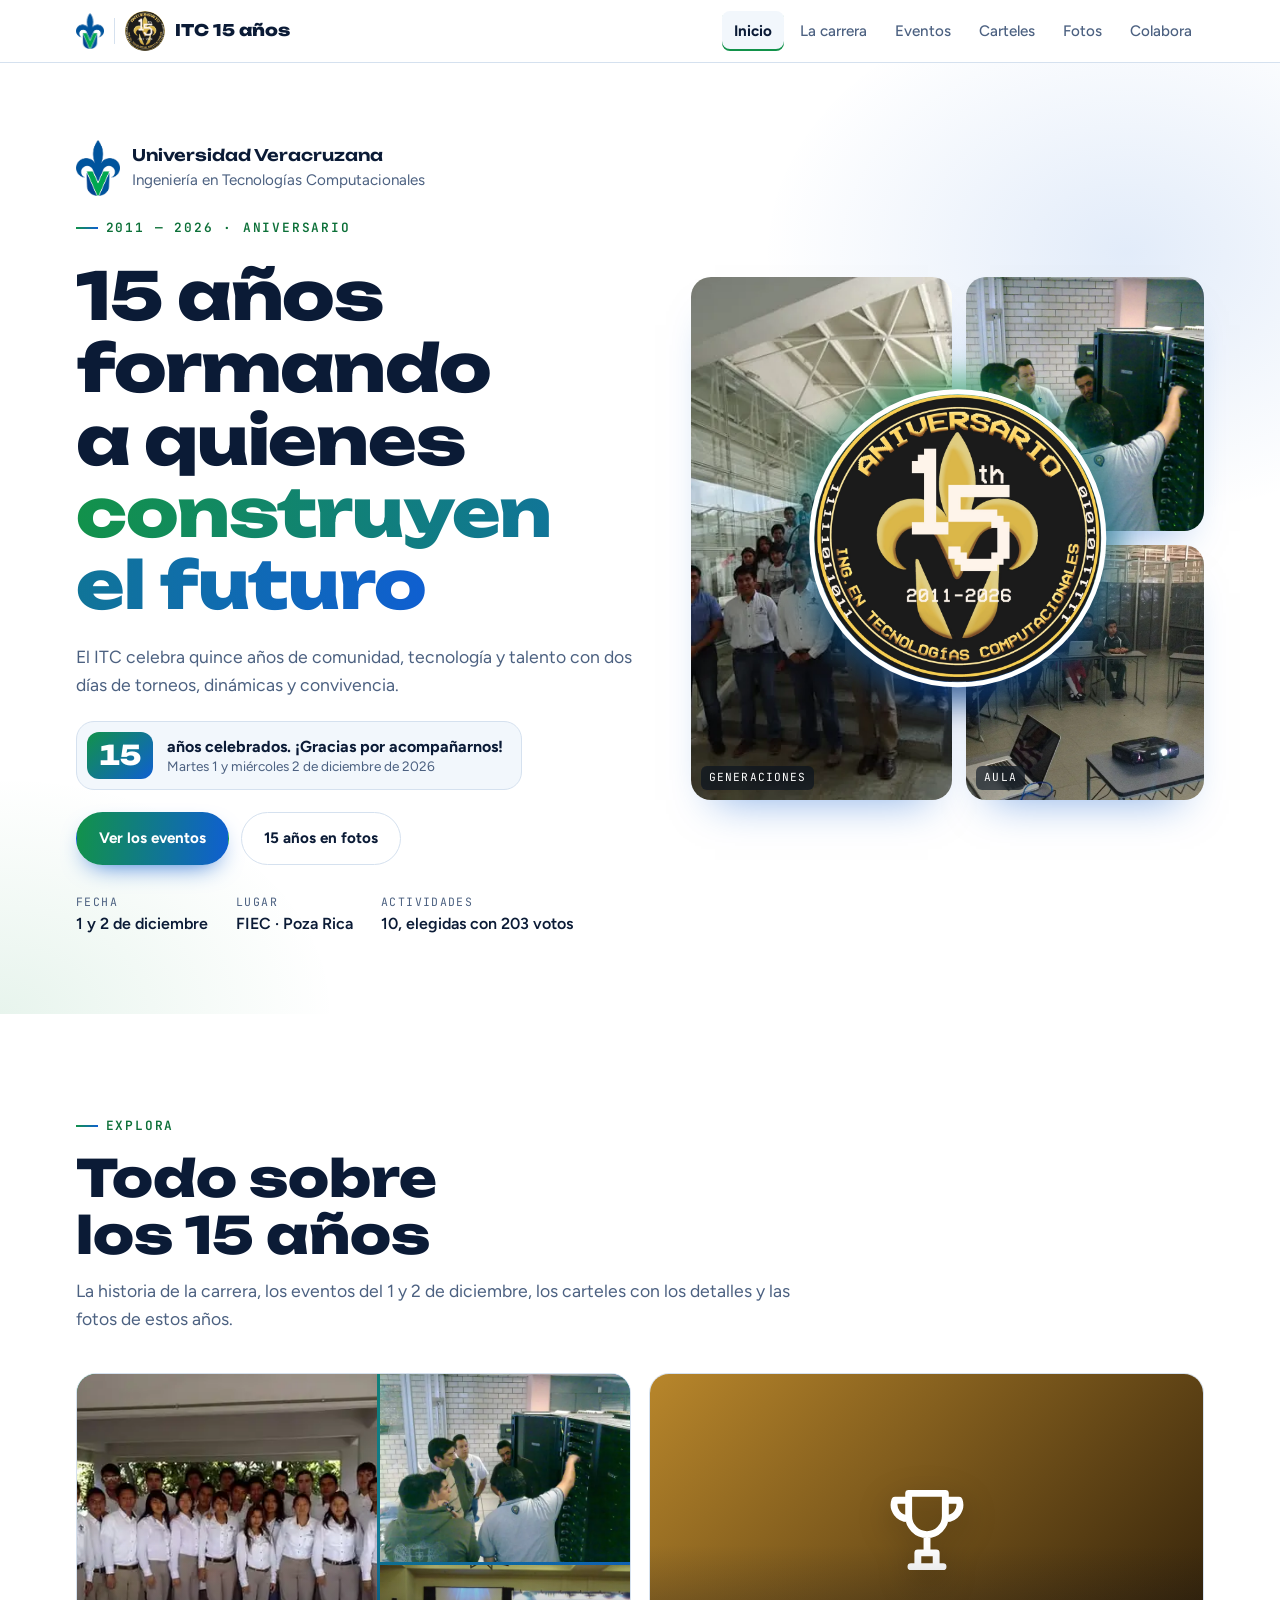
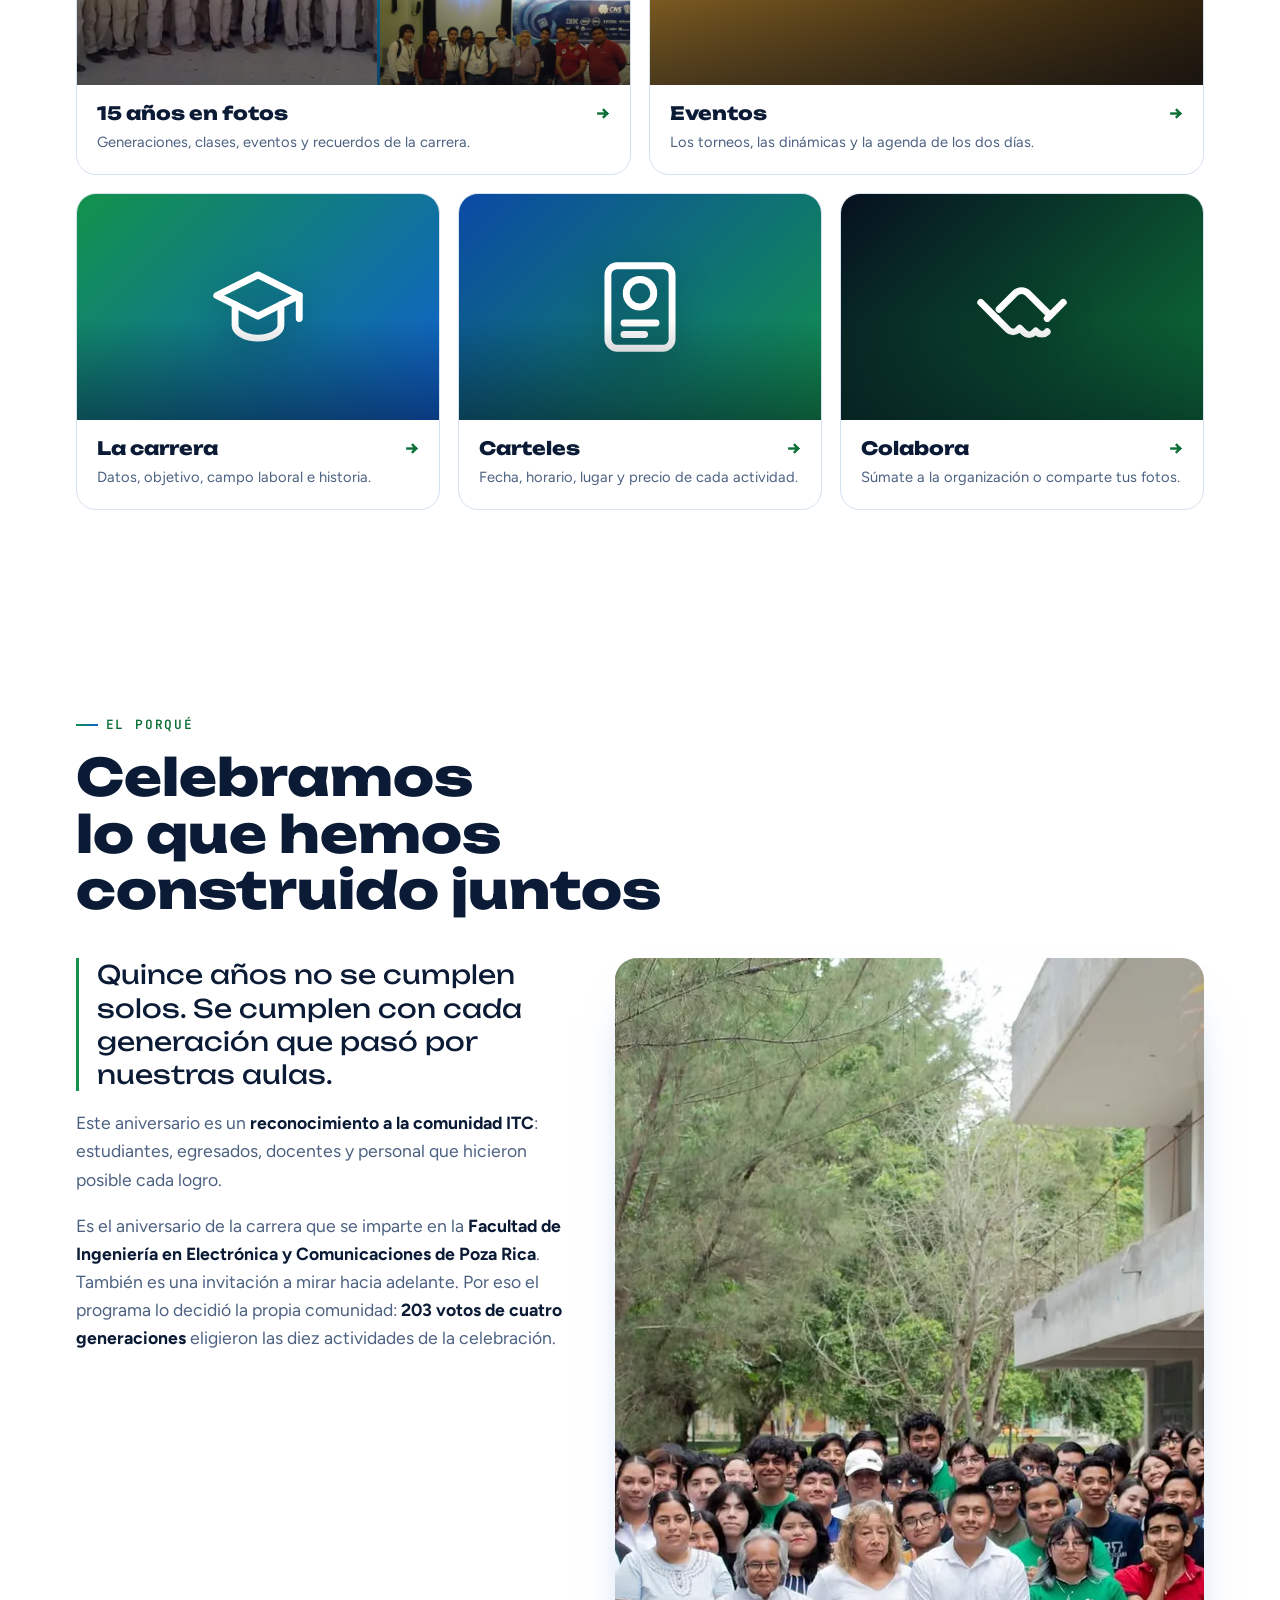
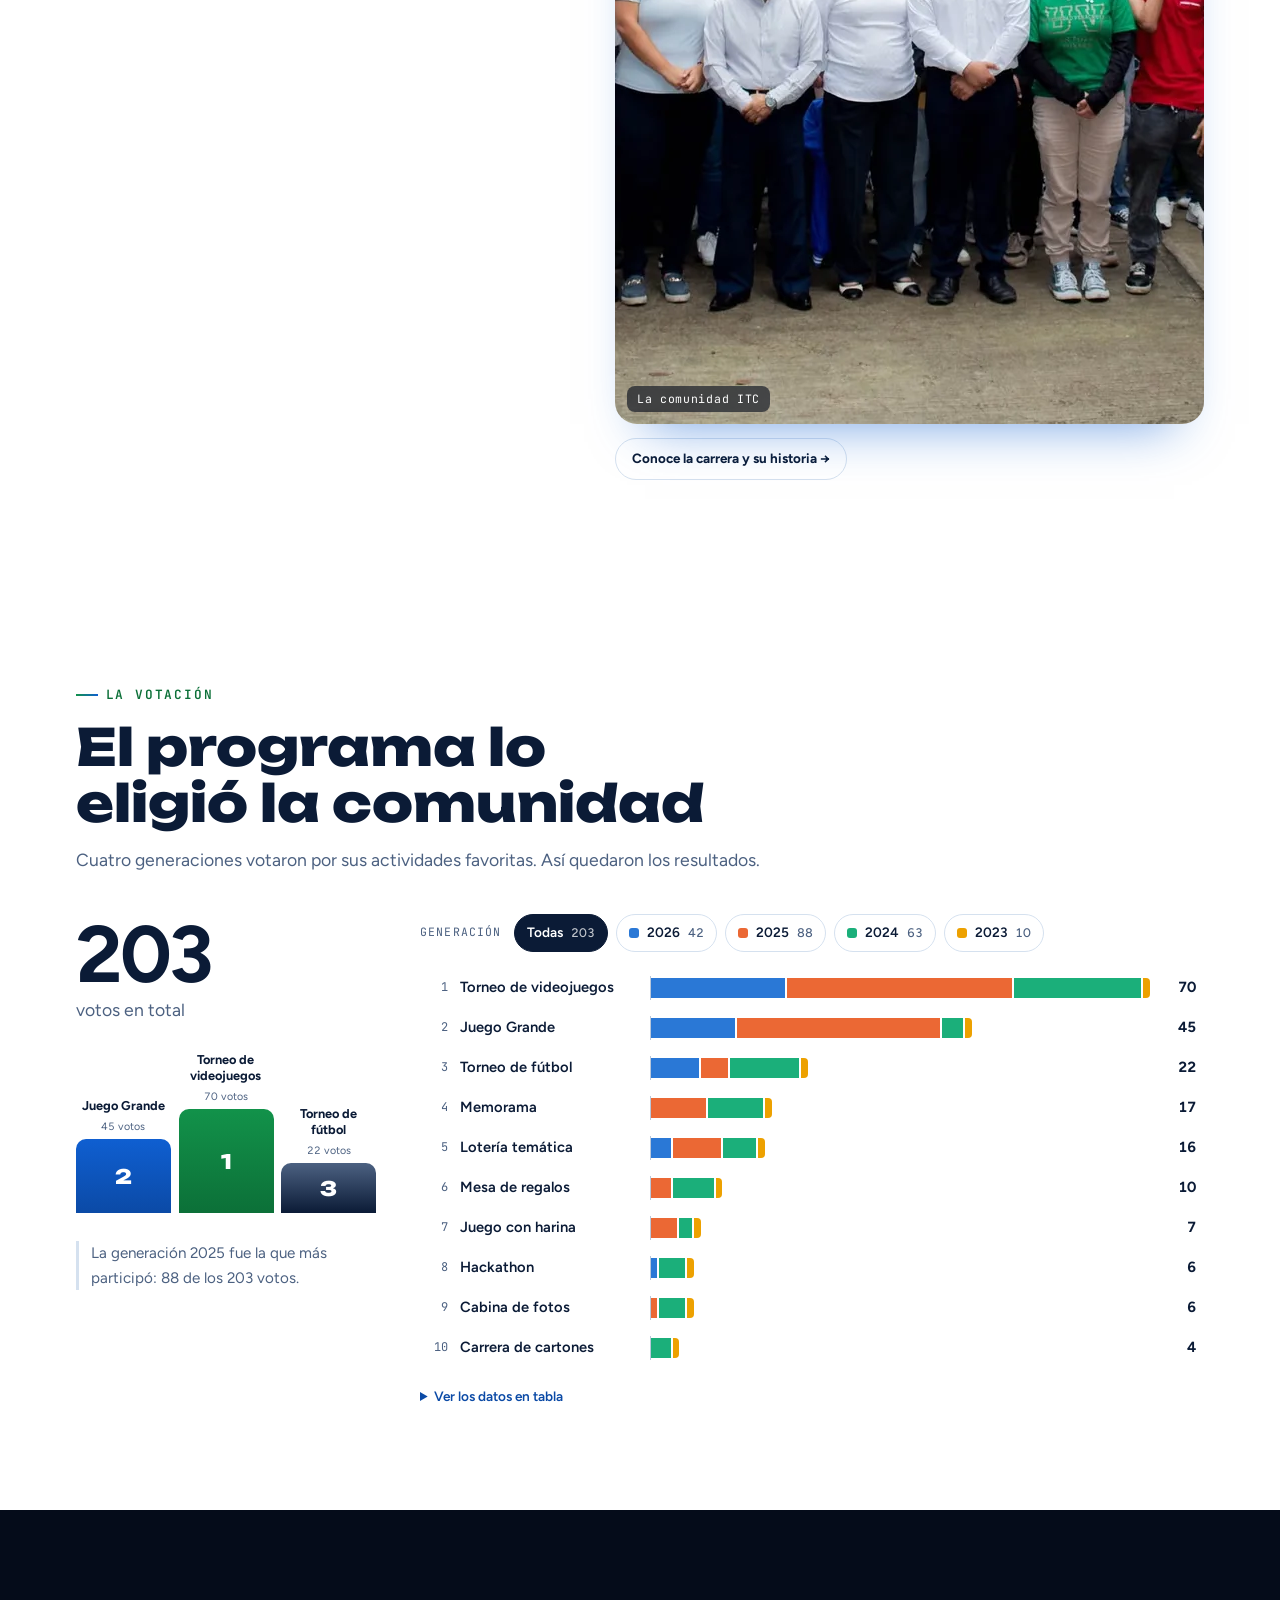
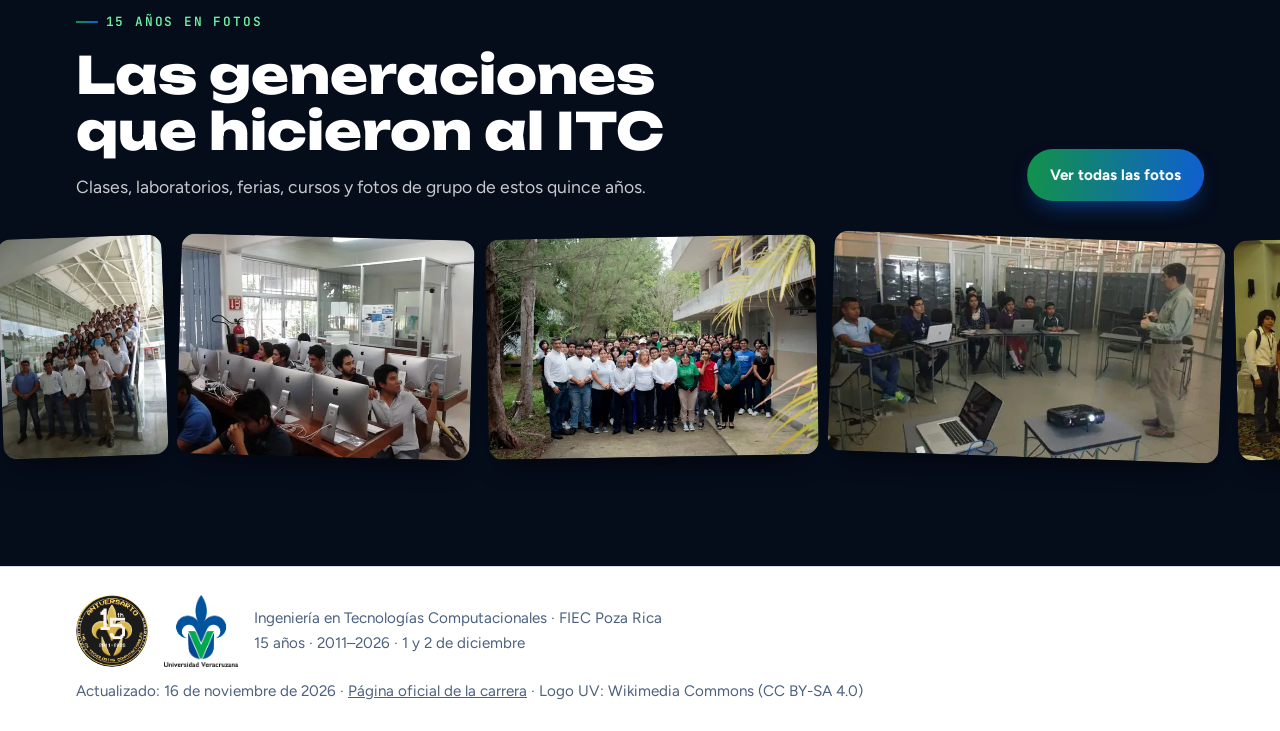
<file: index.html>
<!DOCTYPE html>
<html lang="es">
<head>
  <meta charset="utf-8">
  <meta name="viewport" content="width=device-width, initial-scale=1, viewport-fit=cover">
  <title>ITC 15 Años</title>
  <meta name="description" content="Celebración del 15 aniversario de Ingeniería en Tecnologías Computacionales, Universidad Veracruzana. 1 y 2 de diciembre de 2026.">
  <link rel="icon" href="media/logo-15.png">
  <link rel="preconnect" href="https://fonts.googleapis.com">
  <link rel="preconnect" href="https://fonts.gstatic.com" crossorigin>
  <link rel="stylesheet" href="https://fonts.googleapis.com/css2?family=Unbounded:wght@400;600;800&family=Figtree:wght@400;500;600;700&family=JetBrains+Mono:wght@400;600&family=Chakra+Petch:wght@500;700&display=swap">
  <link rel="stylesheet" href="css/styles.css">
  <link rel="stylesheet" href="css/secciones.css">
  <link rel="stylesheet" href="css/paginas.css">
</head>
<body>

<nav class="nav" aria-label="Principal">
  <div class="wrap">
    <a class="brand" href="index.html"><img class="brand-uv" src="media/logo-uv-emblema.png" alt="Universidad Veracruzana"><span class="brand-div"></span><img class="brand-15" src="media/logo-15.png" alt=""> <span class="brand-txt">ITC 15 años</span></a>
    <button class="nav-toggle" type="button" aria-expanded="false" aria-controls="navMenu"><span></span>Menú</button>
    <ul id="navMenu">
      <li><a href="index.html" aria-current="page">Inicio</a></li>
      <li><a href="carrera.html">La carrera</a></li>
      <li><a href="eventos.html">Eventos</a></li>
      <li><a href="carteles.html">Carteles</a></li>
      <li><a href="fotos.html">Fotos</a></li>
      <li><a href="contacto.html">Colabora</a></li>
    </ul>
  </div>
</nav>

<main>
<header class="hero" id="inicio">
  <div class="wrap">
    <div class="hero-copy">
      <div class="inst"><img src="media/logo-uv-emblema.png" alt="Universidad Veracruzana"><div><b>Universidad Veracruzana</b>Ingeniería en Tecnologías Computacionales</div></div>
      <span class="eyebrow">2011 — 2026 · Aniversario</span>
      <h1>15 años formando a quienes <span class="grad">construyen el futuro</span></h1>
      <p class="hero-lead">El ITC celebra quince años de comunidad, tecnología y talento con dos días de torneos, dinámicas y convivencia.</p>
      <div class="countdown" id="countdown">
        <b>1–2</b>
        <span><strong>de diciembre de 2026</strong><small>Martes 1 y miércoles 2 de diciembre de 2026</small></span>
      </div>
      <div class="cta-row">
        <a class="btn btn-primary" href="eventos.html">Ver los eventos</a>
        <a class="btn btn-ghost" href="fotos.html">15 años en fotos</a>
      </div>
      <dl class="meta">
        <div><dt>Fecha</dt><dd>1 y 2 de diciembre</dd></div>
        <div><dt>Lugar</dt><dd>FIEC · Poza Rica</dd></div>
        <div><dt>Actividades</dt><dd>10, elegidas con 203 votos</dd></div>
      </dl>
    </div>
    <div class="collage">
      <figure class="ph ph1"><img src="media/fotos/488977640.webp" width="443" height="590" alt="Una generación del ITC posa en las escaleras de la facultad"><figcaption>Generaciones</figcaption></figure>
      <figure class="ph ph2"><img src="media/fotos/905793532.webp" width="1600" height="1200" alt="Estudiantes frente al clúster de cómputo de alto rendimiento"><figcaption>Laboratorio</figcaption></figure>
      <figure class="ph ph3"><img src="media/fotos/490345314.webp" width="1600" height="900" alt="Curso en el laboratorio de cómputo"><figcaption>Aula</figcaption></figure>
      <div class="seal"><img src="media/logo-15.png" alt="Logo del 15 aniversario de Ingeniería en Tecnologías Computacionales, 2011–2026"></div>
    </div>
  </div>
</header>

<section class="band" id="explora">
  <div class="wrap">
    <div class="section-head">
      <span class="eyebrow">Explora</span>
      <h2>Todo sobre los 15 años</h2>
      <p>La historia de la carrera, los eventos del 1 y 2 de diciembre, los carteles con los detalles y las fotos de estos años.</p>
    </div>
    <div class="explore">
      <a class="xcard" href="fotos.html">
        <span class="xcard-art"><span class="mosaic"><img src="media/fotos/mini/903912444.webp" alt="" loading="lazy"><img src="media/fotos/mini/905793532.webp" alt="" loading="lazy"><img src="media/fotos/mini/499553951.webp" alt="" loading="lazy"></span></span>
        <span class="xcard-body"><b>15 años en fotos</b><span>Generaciones, clases, eventos y recuerdos de la carrera.</span></span>
      </a>
      <a class="xcard" href="eventos.html" style="--c1:#b8862b;--c2:#2b1c08">
        <span class="xcard-art"><svg viewBox="0 0 24 24" fill="none" stroke="currentColor" stroke-width="1.5" stroke-linecap="round" stroke-linejoin="round" aria-hidden="true"><path d="M8 4h8v5a4 4 0 0 1-8 0zM8 5.5H5a3 3 0 0 0 3 4M16 5.5h3a3 3 0 0 1-3 4M12 13v4M8.5 20h7M10 17h4v3h-4z"/></svg></span>
        <span class="xcard-body"><b>Eventos</b><span>Los torneos, las dinámicas y la agenda de los dos días.</span></span>
      </a>
      <a class="xcard" href="carrera.html">
        <span class="xcard-art"><svg viewBox="0 0 24 24" fill="none" stroke="currentColor" stroke-width="1.5" stroke-linecap="round" stroke-linejoin="round" aria-hidden="true"><path d="M3 9.5 12 5l9 4.5-9 4.5z"/><path d="M7 11.5V16c0 1.5 2.2 2.8 5 2.8s5-1.3 5-2.8v-4.5M21 9.5v5"/></svg></span>
        <span class="xcard-body"><b>La carrera</b><span>Datos, objetivo, campo laboral e historia.</span></span>
      </a>
      <a class="xcard" href="carteles.html" style="--c1:#0b4aa6;--c2:#12924a">
        <span class="xcard-art"><svg viewBox="0 0 24 24" fill="none" stroke="currentColor" stroke-width="1.5" stroke-linecap="round" stroke-linejoin="round" aria-hidden="true"><rect x="5" y="3" width="14" height="18" rx="2"/><path d="M8.5 15.5h7M8.5 18h4.5"/><circle cx="12" cy="9" r="3"/></svg></span>
        <span class="xcard-body"><b>Carteles</b><span>Fecha, horario, lugar y precio de cada actividad.</span></span>
      </a>
      <a class="xcard" href="contacto.html" style="--c1:#06101f;--c2:#0c7038">
        <span class="xcard-art"><svg viewBox="0 0 24 24" fill="none" stroke="currentColor" stroke-width="1.5" stroke-linecap="round" stroke-linejoin="round" aria-hidden="true"><path d="M7 12.5 10.5 9a2 2 0 0 1 2.8 0l4.7 4.7M3 11l3.5 3.5M21 11l-3.5 3.5"/><path d="M6.5 14.5 9 17a1.5 1.5 0 0 0 2.1 0l.4-.4M11.5 16.6l1 1a1.5 1.5 0 0 0 2.1 0l.4-.4M15 17.2l.3.3a1.5 1.5 0 0 0 2.1 0l.1-.1"/></svg></span>
        <span class="xcard-body"><b>Colabora</b><span>Súmate a la organización o comparte tus fotos.</span></span>
      </a>
    </div>
  </div>
</section>

<section class="band" id="motivo">
  <div class="wrap">
    <div class="section-head">
      <span class="eyebrow">El porqué</span>
      <h2>Celebramos lo que hemos construido juntos</h2>
    </div>
    <div class="why-grid">
      <div class="why-text">
        <p class="pullquote">Quince años no se cumplen solos. Se cumplen con cada generación que pasó por nuestras aulas.</p>
        <p>Este aniversario es un <strong>reconocimiento a la comunidad ITC</strong>: estudiantes, egresados, docentes y personal que hicieron posible cada logro.</p>
        <p>Es el aniversario de la carrera que se imparte en la <strong>Facultad de Ingeniería en Electrónica y Comunicaciones de Poza Rica</strong>. También es una invitación a mirar hacia adelante. Por eso el programa lo decidió la propia comunidad: <strong>203 votos de cuatro generaciones</strong> eligieron las diez actividades de la celebración.</p>
      </div>
      <div class="why-side" style="display:grid;gap:14px;justify-items:start">
        <figure class="why-photo"><img src="media/fotos/669852963.webp" width="1600" height="1066" loading="lazy" alt="La comunidad ITC reunida al aire libre para una foto de grupo"><figcaption>La comunidad ITC</figcaption></figure>
        <a class="btn btn-ghost btn-sm" href="carrera.html">Conoce la carrera y su historia →</a>
      </div>
    </div>
  </div>
</section>

<section class="band" id="votacion">
  <div class="wrap">
    <div class="section-head">
      <span class="eyebrow">La votación</span>
      <h2>El programa lo eligió la comunidad</h2>
      <p>Cuatro generaciones votaron por sus actividades favoritas. Así quedaron los resultados.</p>
    </div>
    <div class="votes" id="votes">
      <aside class="votes-side">
        <div class="vhero"><b id="voteTotal">203</b><span>votos en total</span></div>
        <ol class="podium" id="votePodium" aria-label="Las tres actividades más votadas"></ol>
        <p class="vnote" id="voteInsight"></p>
      </aside>
      <div class="votes-main">
        <div class="vfilter" id="voteFilter" role="group" aria-label="Filtrar los votos por generación"></div>
        <ol class="vchart" id="voteChart" aria-label="Votos por actividad, de mayor a menor"></ol>
        <div class="vtip" id="voteTip" hidden></div>
        <details class="vtable">
          <summary>Ver los datos en tabla</summary>
          <div class="vtable-scroll"><table id="voteTable"></table></div>
        </details>
      </div>
    </div>
  </div>
</section>

<section class="band strip-band" id="fotos-tira">
  <div class="wrap strip-head">
    <div class="section-head">
      <span class="eyebrow">15 años en fotos</span>
      <h2>Las generaciones que hicieron al ITC</h2>
      <p>Clases, laboratorios, ferias, cursos y fotos de grupo de estos quince años.</p>
    </div>
    <a class="btn btn-primary" href="fotos.html">Ver todas las fotos</a>
  </div>
  <div class="photo-strip" id="photoStrip"></div>
</section>
</main>

<footer>
  <div class="wrap" style="align-items:center">
    <div class="foot-brand"><img src="media/logo-15.png" alt="Logo del 15 aniversario ITC" style="border-radius:50%"><img src="media/logo-uv.png" alt="Universidad Veracruzana"><span>Ingeniería en Tecnologías Computacionales · FIEC Poza Rica<br>15 años · 2011–2026 · 1 y 2 de diciembre</span></div>
    <span><span data-actualizado>Actualizado: 16 de noviembre de 2026</span> · <a href="https://www.uv.mx/ofertaeducativa/ingenieria-en-tecnologias-computacionales/" target="_blank" rel="noopener">Página oficial de la carrera</a> · Logo UV: Wikimedia Commons (CC BY-SA 4.0)</span>
  </div>
</footer>

<script src="js/comun.js"></script>
<script src="js/votacion.js"></script>
<script src="js/fotos.js"></script>
</body>
</html>
</file>
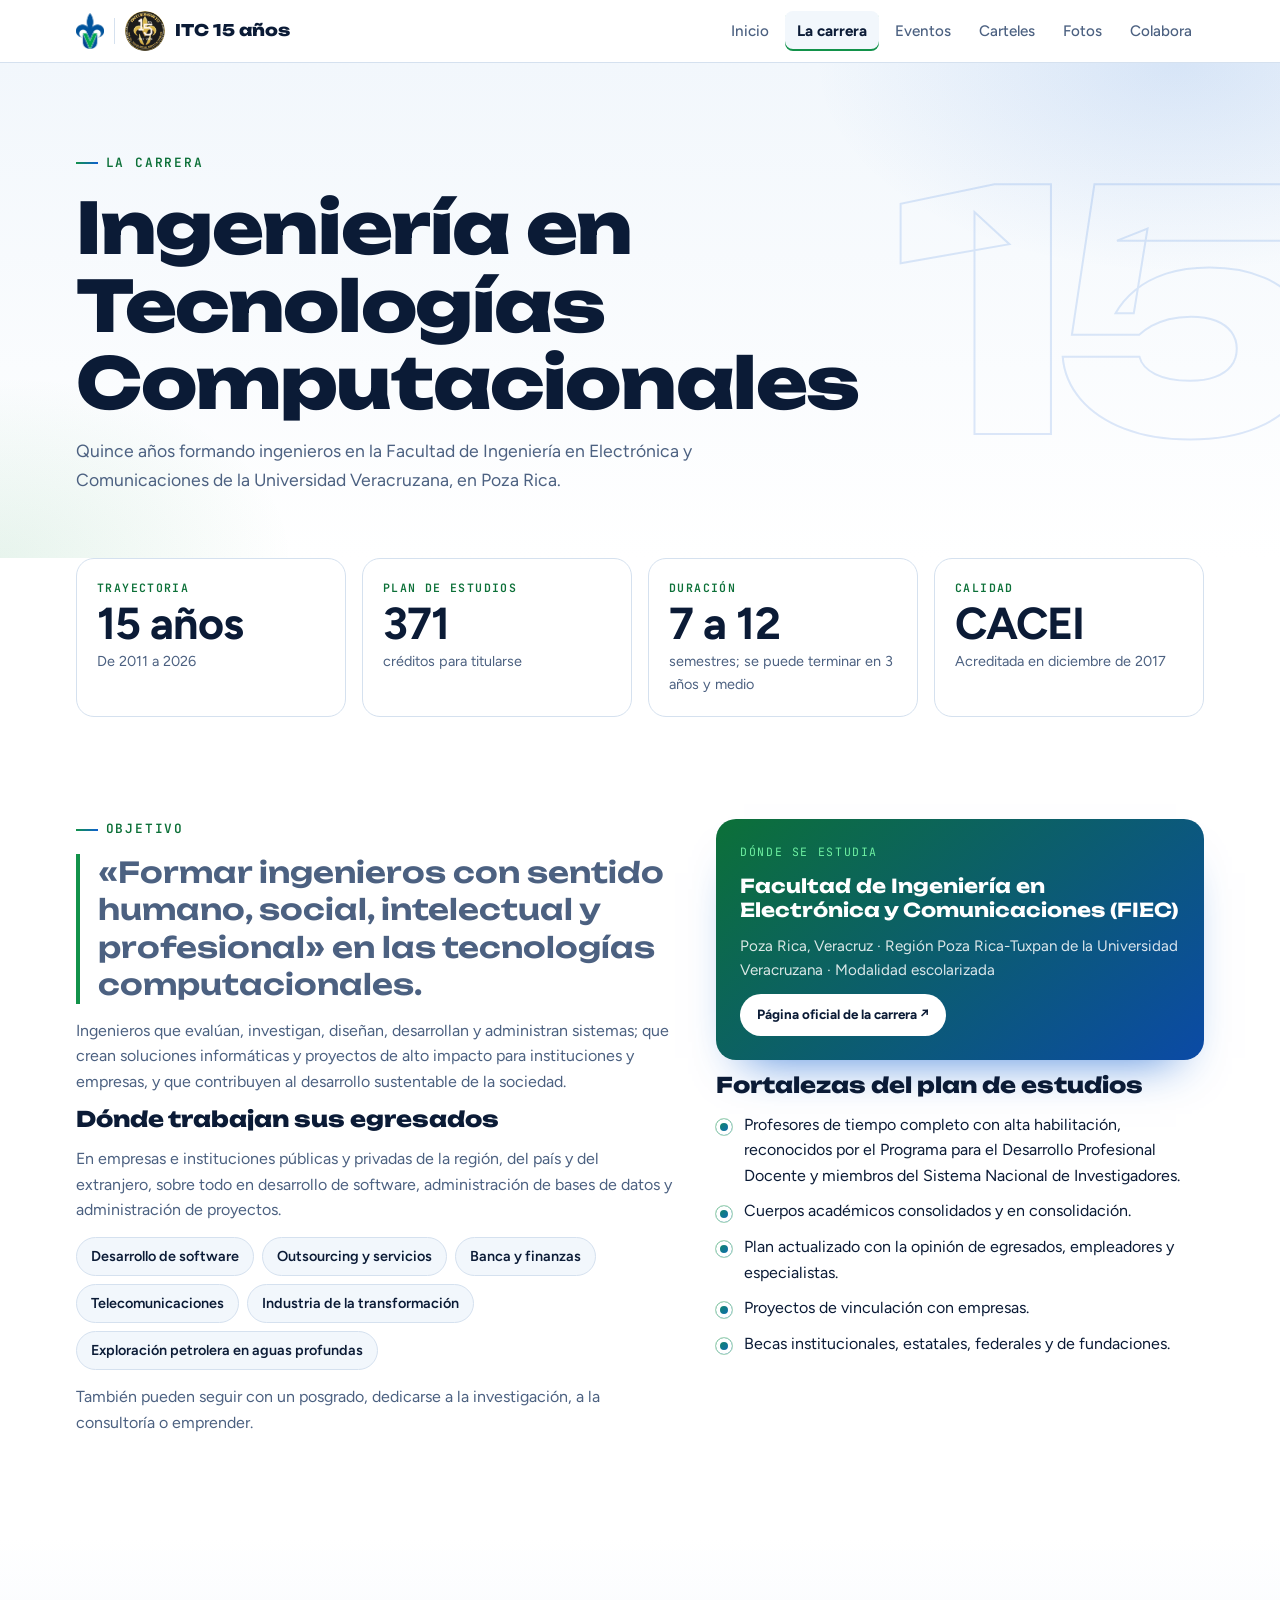
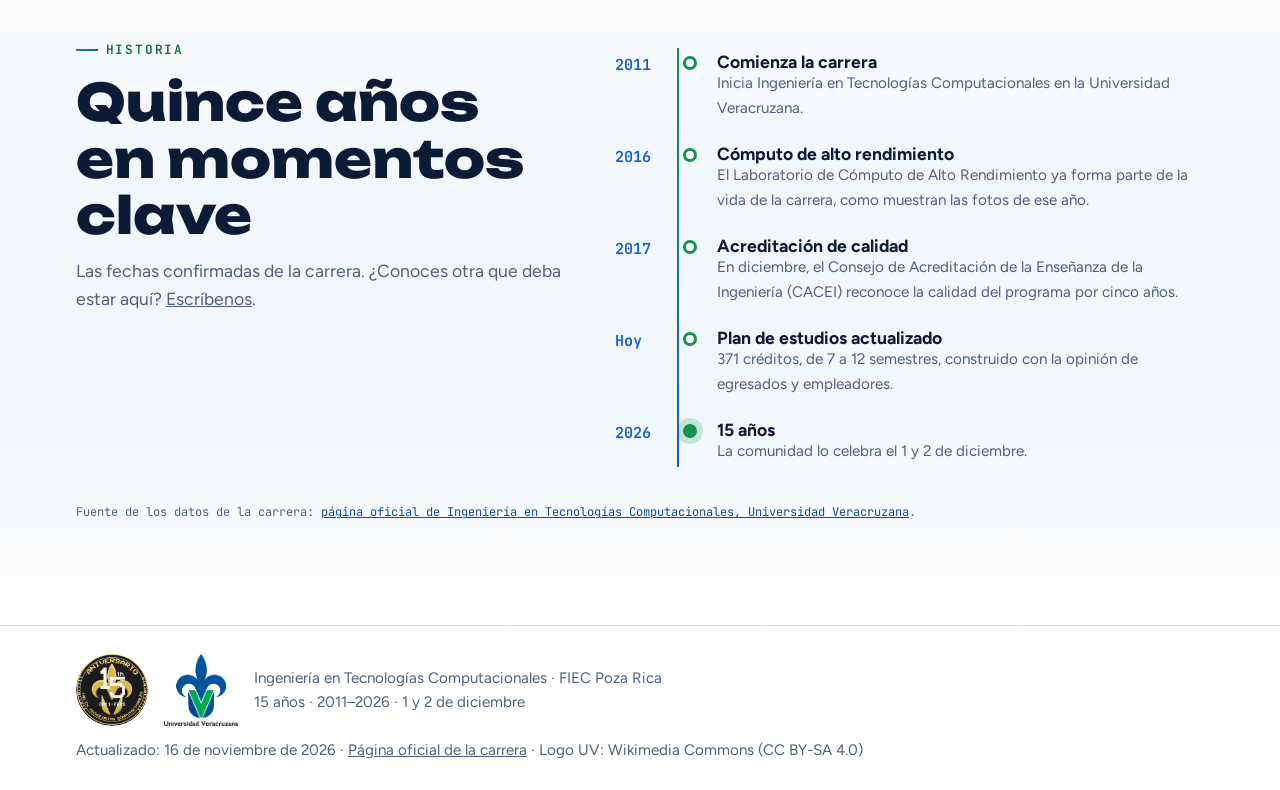
<file: carrera.html>
<!DOCTYPE html>
<html lang="es">
<head>
  <meta charset="utf-8">
  <meta name="viewport" content="width=device-width, initial-scale=1, viewport-fit=cover">
  <title>La carrera · ITC 15 Años</title>
  <meta name="description" content="Ingeniería en Tecnologías Computacionales de la Universidad Veracruzana: datos, objetivo, campo laboral e historia.">
  <link rel="icon" href="media/logo-15.png">
  <link rel="preconnect" href="https://fonts.googleapis.com">
  <link rel="preconnect" href="https://fonts.gstatic.com" crossorigin>
  <link rel="stylesheet" href="https://fonts.googleapis.com/css2?family=Unbounded:wght@400;600;800&family=Figtree:wght@400;500;600;700&family=JetBrains+Mono:wght@400;600&family=Chakra+Petch:wght@500;700&display=swap">
  <link rel="stylesheet" href="css/styles.css">
  <link rel="stylesheet" href="css/secciones.css">
  <link rel="stylesheet" href="css/paginas.css">
</head>
<body>

<nav class="nav" aria-label="Principal">
  <div class="wrap">
    <a class="brand" href="index.html"><img class="brand-uv" src="media/logo-uv-emblema.png" alt="Universidad Veracruzana"><span class="brand-div"></span><img class="brand-15" src="media/logo-15.png" alt=""> <span class="brand-txt">ITC 15 años</span></a>
    <button class="nav-toggle" type="button" aria-expanded="false" aria-controls="navMenu"><span></span>Menú</button>
    <ul id="navMenu">
      <li><a href="index.html">Inicio</a></li>
      <li><a href="carrera.html" aria-current="page">La carrera</a></li>
      <li><a href="eventos.html">Eventos</a></li>
      <li><a href="carteles.html">Carteles</a></li>
      <li><a href="fotos.html">Fotos</a></li>
      <li><a href="contacto.html">Colabora</a></li>
    </ul>
  </div>
</nav>

<main>
<header class="page-head">
  <div class="wrap">
    <span class="eyebrow">La carrera</span>
    <h1>Ingeniería en Tecnologías Computacionales</h1>
    <p>Quince años formando ingenieros en la Facultad de Ingeniería en Electrónica y Comunicaciones de la Universidad Veracruzana, en Poza Rica.</p>
  </div>
</header>

<section class="band" style="padding-top:0">
  <div class="wrap">
    <div class="stats">
      <div class="stat"><span class="k">Trayectoria</span><b>15 años</b><span>De 2011 a 2026</span></div>
      <div class="stat"><span class="k">Plan de estudios</span><b>371</b><span>créditos para titularse</span></div>
      <div class="stat"><span class="k">Duración</span><b>7 a 12</b><span>semestres; se puede terminar en 3 años y medio</span></div>
      <div class="stat"><span class="k">Calidad</span><b>CACEI</b><span>Acreditada en diciembre de 2017</span></div>
    </div>
  </div>
</section>

<section class="band" style="padding-top:0">
  <div class="wrap career-grid">
    <div class="career-block">
      <span class="eyebrow">Objetivo</span>
      <p class="career-quote">«Formar ingenieros con sentido humano, social, intelectual y profesional» en las tecnologías computacionales.</p>
      <p>Ingenieros que evalúan, investigan, diseñan, desarrollan y administran sistemas; que crean soluciones informáticas y proyectos de alto impacto para instituciones y empresas, y que contribuyen al desarrollo sustentable de la sociedad.</p>
      <h3>Dónde trabajan sus egresados</h3>
      <p>En empresas e instituciones públicas y privadas de la región, del país y del extranjero, sobre todo en desarrollo de software, administración de bases de datos y administración de proyectos.</p>
      <ul class="sector-chips">
        <li>Desarrollo de software</li>
        <li>Outsourcing y servicios</li>
        <li>Banca y finanzas</li>
        <li>Telecomunicaciones</li>
        <li>Industria de la transformación</li>
        <li>Exploración petrolera en aguas profundas</li>
      </ul>
      <p>También pueden seguir con un posgrado, dedicarse a la investigación, a la consultoría o emprender.</p>
    </div>
    <aside class="career-block">
      <div class="place-card">
        <span class="k">Dónde se estudia</span>
        <b>Facultad de Ingeniería en Electrónica y Comunicaciones (FIEC)</b>
        <p>Poza Rica, Veracruz · Región Poza Rica-Tuxpan de la Universidad Veracruzana · Modalidad escolarizada</p>
        <a class="btn btn-sm" href="https://www.uv.mx/ofertaeducativa/ingenieria-en-tecnologias-computacionales/" target="_blank" rel="noopener">Página oficial de la carrera ↗</a>
      </div>
      <h3>Fortalezas del plan de estudios</h3>
      <ul class="ticks">
        <li>Profesores de tiempo completo con alta habilitación, reconocidos por el Programa para el Desarrollo Profesional Docente y miembros del Sistema Nacional de Investigadores.</li>
        <li>Cuerpos académicos consolidados y en consolidación.</li>
        <li>Plan actualizado con la opinión de egresados, empleadores y especialistas.</li>
        <li>Proyectos de vinculación con empresas.</li>
        <li>Becas institucionales, estatales, federales y de fundaciones.</li>
      </ul>
    </aside>
  </div>
</section>

<section class="band vision">
  <div class="wrap why-grid">
    <div class="section-head">
      <span class="eyebrow">Historia</span>
      <h2>Quince años en momentos clave</h2>
      <p>Las fechas confirmadas de la carrera. ¿Conoces otra que deba estar aquí? <a href="contacto.html">Escríbenos</a>.</p>
    </div>
    <ol class="timeline">
      <li><span class="yr">2011</span><span class="dot"></span><div><h3>Comienza la carrera</h3><p>Inicia Ingeniería en Tecnologías Computacionales en la Universidad Veracruzana.</p></div></li>
      <li><span class="yr">2016</span><span class="dot"></span><div><h3>Cómputo de alto rendimiento</h3><p>El Laboratorio de Cómputo de Alto Rendimiento ya forma parte de la vida de la carrera, como muestran las fotos de ese año.</p></div></li>
      <li><span class="yr">2017</span><span class="dot"></span><div><h3>Acreditación de calidad</h3><p>En diciembre, el Consejo de Acreditación de la Enseñanza de la Ingeniería (CACEI) reconoce la calidad del programa por cinco años.</p></div></li>
      <li><span class="yr">Hoy</span><span class="dot"></span><div><h3>Plan de estudios actualizado</h3><p>371 créditos, de 7 a 12 semestres, construido con la opinión de egresados y empleadores.</p></div></li>
      <li><span class="yr">2026</span><span class="dot"></span><div><h3>15 años</h3><p>La comunidad lo celebra el 1 y 2 de diciembre.</p></div></li>
    </ol>
  </div>
  <div class="wrap"><p class="source" style="margin-top:28px">Fuente de los datos de la carrera: <a href="https://www.uv.mx/ofertaeducativa/ingenieria-en-tecnologias-computacionales/" target="_blank" rel="noopener">página oficial de Ingeniería en Tecnologías Computacionales, Universidad Veracruzana</a>.</p></div>
</section>
</main>

<footer>
  <div class="wrap" style="align-items:center">
    <div class="foot-brand"><img src="media/logo-15.png" alt="Logo del 15 aniversario ITC" style="border-radius:50%"><img src="media/logo-uv.png" alt="Universidad Veracruzana"><span>Ingeniería en Tecnologías Computacionales · FIEC Poza Rica<br>15 años · 2011–2026 · 1 y 2 de diciembre</span></div>
    <span><span data-actualizado>Actualizado: 16 de noviembre de 2026</span> · <a href="https://www.uv.mx/ofertaeducativa/ingenieria-en-tecnologias-computacionales/" target="_blank" rel="noopener">Página oficial de la carrera</a> · Logo UV: Wikimedia Commons (CC BY-SA 4.0)</span>
  </div>
</footer>

<script src="js/comun.js"></script>
</body>
</html>
</file>
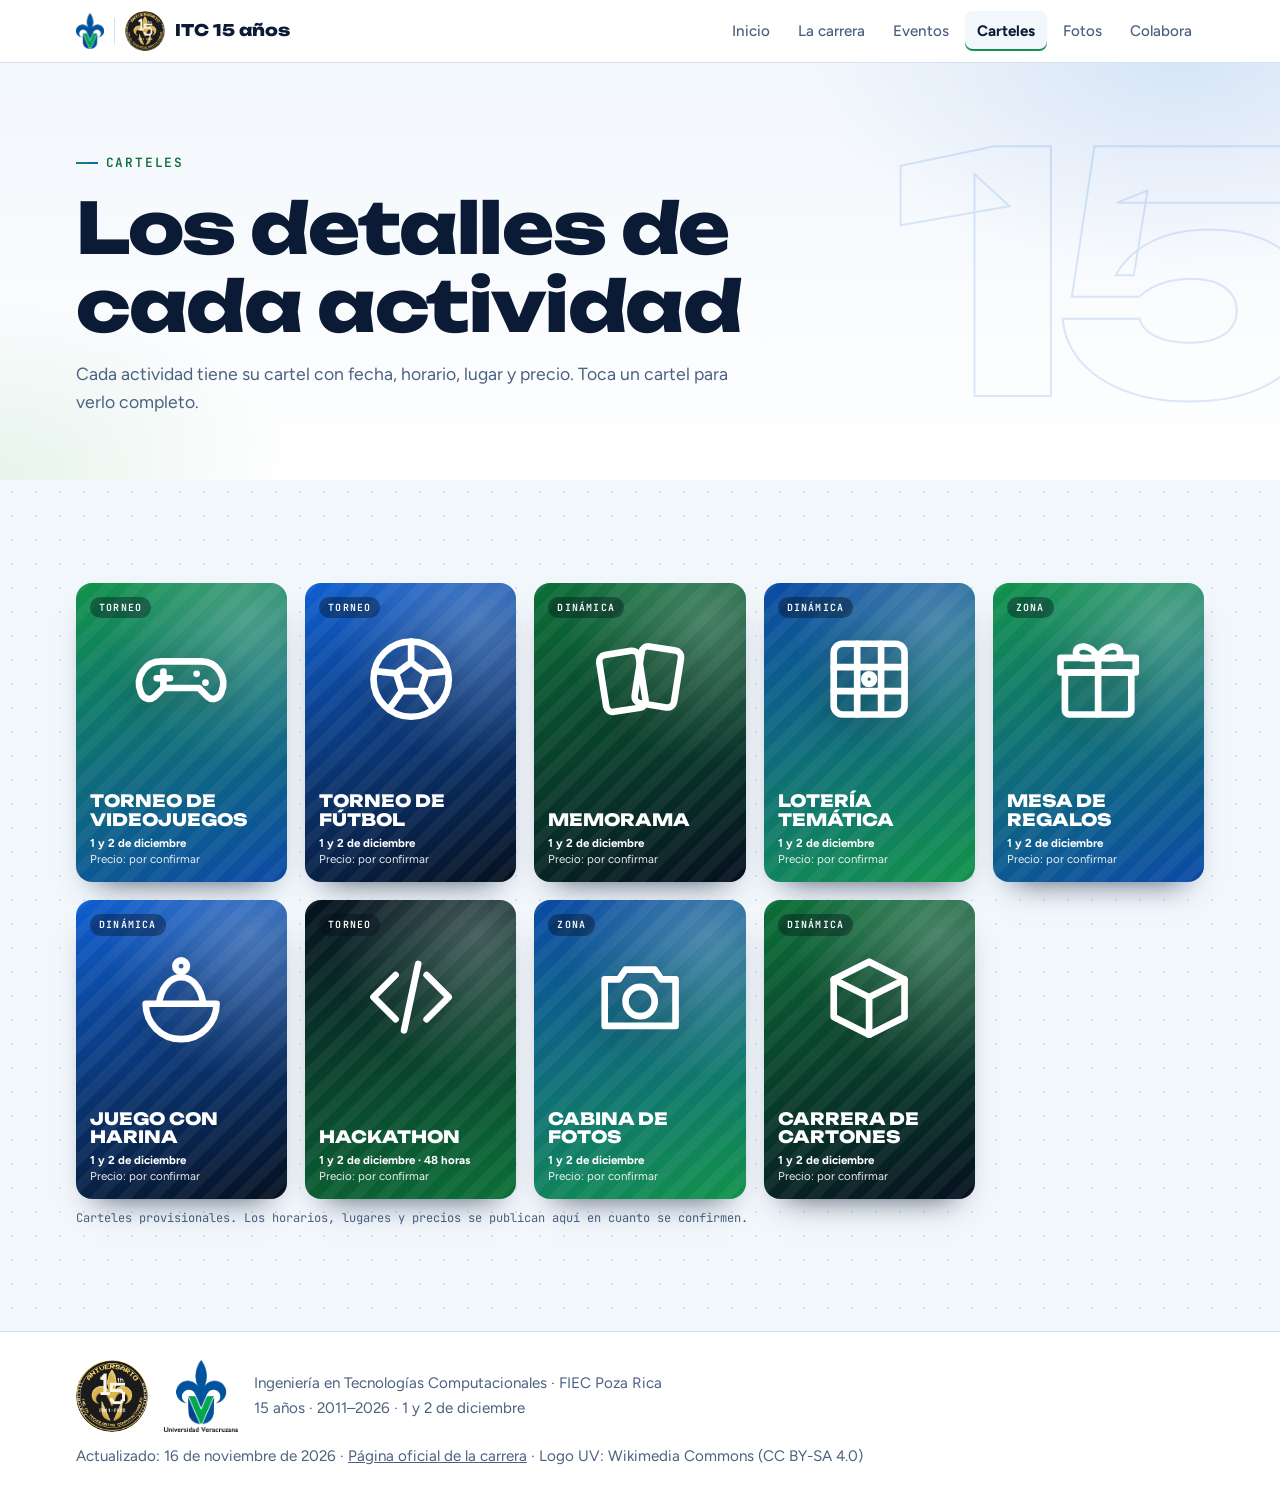
<file: carteles.html>
<!DOCTYPE html>
<html lang="es">
<head>
  <meta charset="utf-8">
  <meta name="viewport" content="width=device-width, initial-scale=1, viewport-fit=cover">
  <title>Carteles · ITC 15 Años</title>
  <meta name="description" content="Carteles de las diez actividades de la celebración, con fecha, horario, lugar y precio.">
  <link rel="icon" href="media/logo-15.png">
  <link rel="preconnect" href="https://fonts.googleapis.com">
  <link rel="preconnect" href="https://fonts.gstatic.com" crossorigin>
  <link rel="stylesheet" href="https://fonts.googleapis.com/css2?family=Unbounded:wght@400;600;800&family=Figtree:wght@400;500;600;700&family=JetBrains+Mono:wght@400;600&family=Chakra+Petch:wght@500;700&display=swap">
  <link rel="stylesheet" href="css/styles.css">
  <link rel="stylesheet" href="css/secciones.css">
  <link rel="stylesheet" href="css/paginas.css">
</head>
<body>

<nav class="nav" aria-label="Principal">
  <div class="wrap">
    <a class="brand" href="index.html"><img class="brand-uv" src="media/logo-uv-emblema.png" alt="Universidad Veracruzana"><span class="brand-div"></span><img class="brand-15" src="media/logo-15.png" alt=""> <span class="brand-txt">ITC 15 años</span></a>
    <button class="nav-toggle" type="button" aria-expanded="false" aria-controls="navMenu"><span></span>Menú</button>
    <ul id="navMenu">
      <li><a href="index.html">Inicio</a></li>
      <li><a href="carrera.html">La carrera</a></li>
      <li><a href="eventos.html">Eventos</a></li>
      <li><a href="carteles.html" aria-current="page">Carteles</a></li>
      <li><a href="fotos.html">Fotos</a></li>
      <li><a href="contacto.html">Colabora</a></li>
    </ul>
  </div>
</nav>

<main>
<header class="page-head">
  <div class="wrap">
    <span class="eyebrow">Carteles</span>
    <h1>Los detalles de cada actividad</h1>
    <p>Cada actividad tiene su cartel con fecha, horario, lugar y precio. Toca un cartel para verlo completo.</p>
  </div>
</header>

<section class="band carteles" id="carteles">
  <div class="wrap">
    <div class="cartel-grid" id="cartelGrid"></div>
    <p class="note">Carteles provisionales. Los horarios, lugares y precios se publican aquí en cuanto se confirmen.</p>
  </div>
</section>

<dialog class="cartel-dialog" id="cartelDialog" aria-labelledby="cdTitle">
  <button class="cd-close" type="button" aria-label="Cerrar cartel">×</button>
  <div class="cd-in">
    <div class="cd-poster" id="cdPoster"></div>
    <div class="cd-info">
      <span class="rank-chip" id="cdRank"></span>
      <h3 id="cdTitle"></h3>
      <p id="cdText"></p>
      <dl class="cd-facts" id="cdFacts"></dl>
      <p class="note">Lo que aparece «por confirmar» se actualiza en este mismo cartel.</p>
    </div>
  </div>
</dialog>
</main>

<footer>
  <div class="wrap" style="align-items:center">
    <div class="foot-brand"><img src="media/logo-15.png" alt="Logo del 15 aniversario ITC" style="border-radius:50%"><img src="media/logo-uv.png" alt="Universidad Veracruzana"><span>Ingeniería en Tecnologías Computacionales · FIEC Poza Rica<br>15 años · 2011–2026 · 1 y 2 de diciembre</span></div>
    <span><span data-actualizado>Actualizado: 16 de noviembre de 2026</span> · <a href="https://www.uv.mx/ofertaeducativa/ingenieria-en-tecnologias-computacionales/" target="_blank" rel="noopener">Página oficial de la carrera</a> · Logo UV: Wikimedia Commons (CC BY-SA 4.0)</span>
  </div>
</footer>

<script src="js/comun.js"></script>
<script src="js/carteles.js"></script>
</body>
</html>
</file>
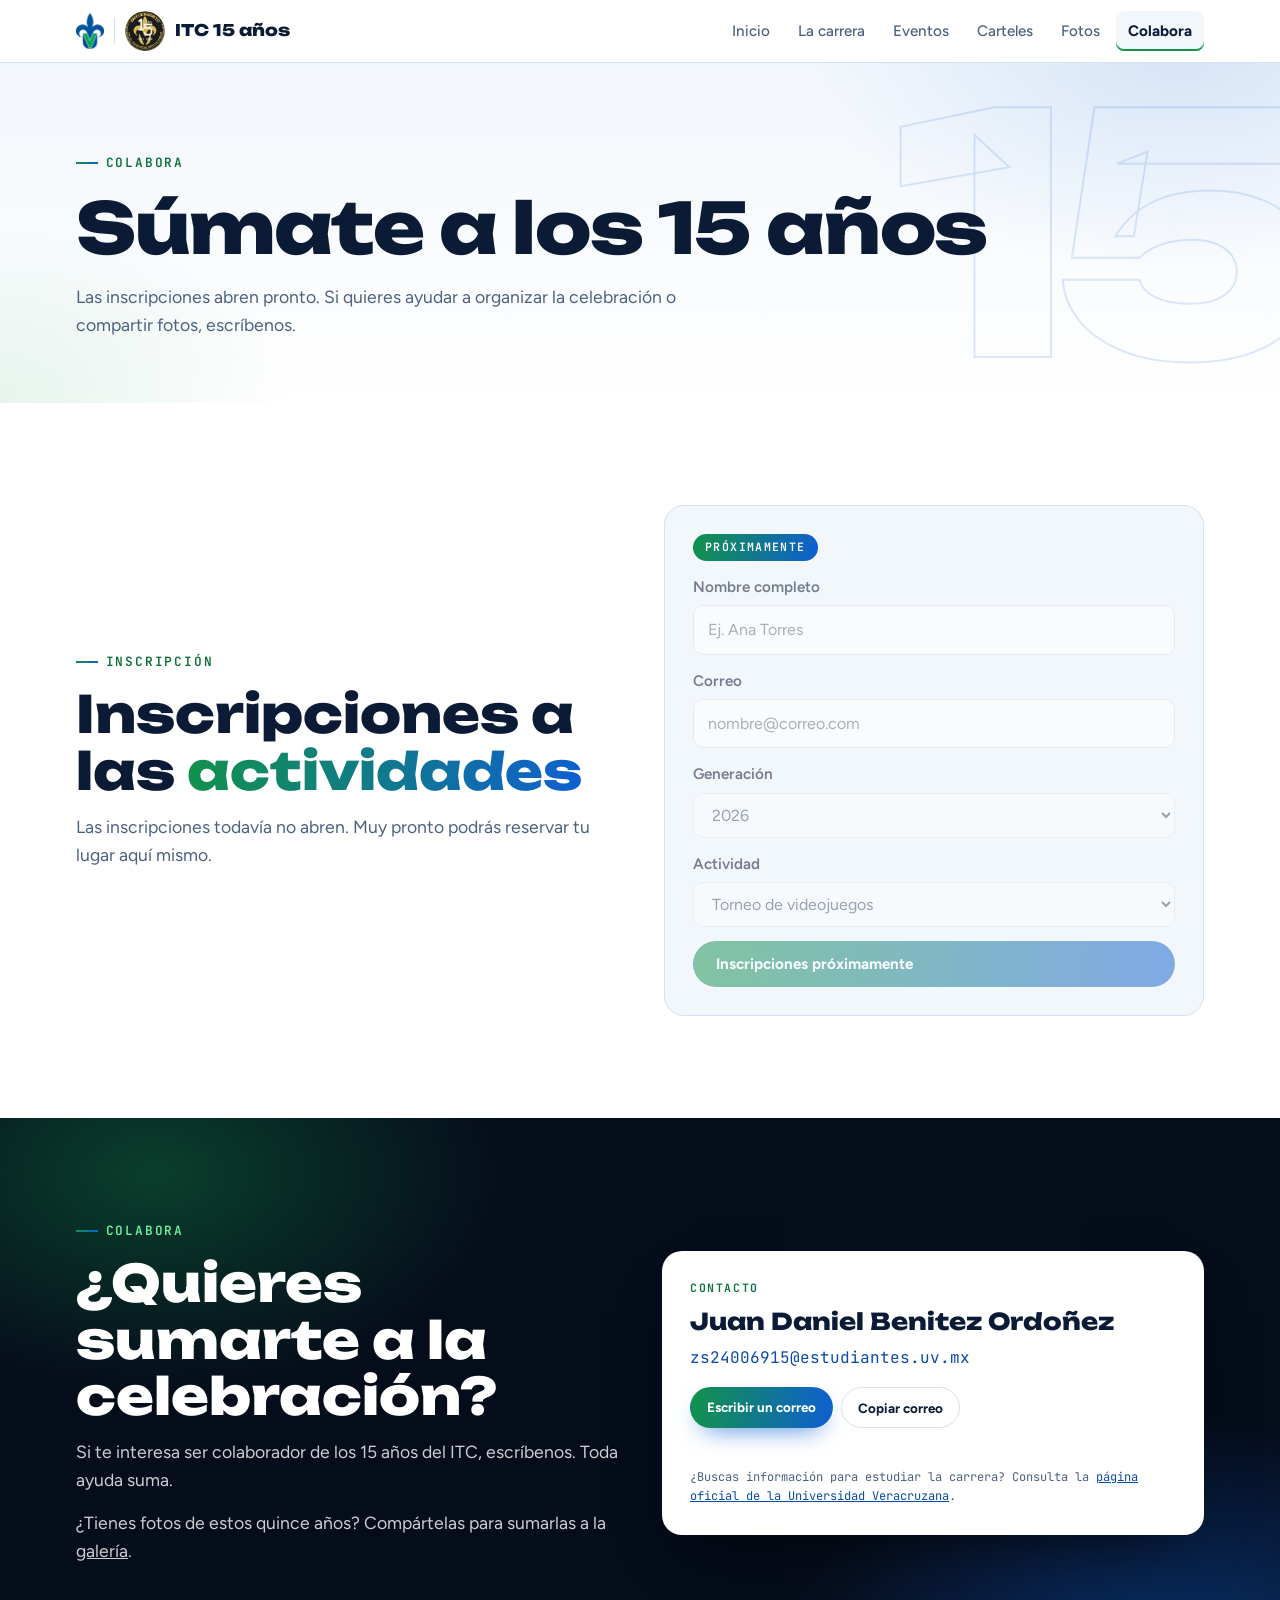
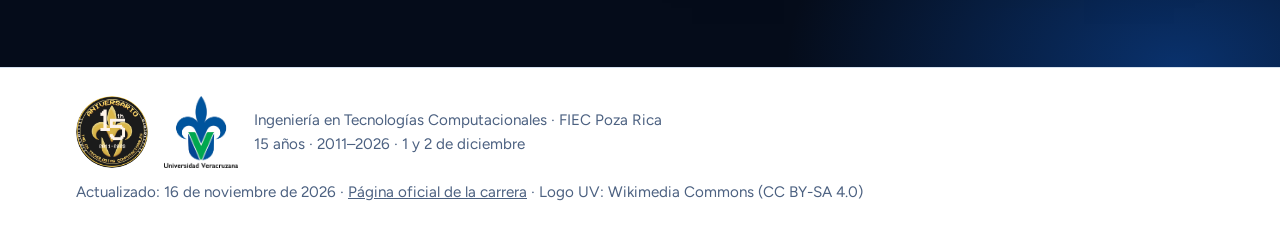
<file: contacto.html>
<!DOCTYPE html>
<html lang="es">
<head>
  <meta charset="utf-8">
  <meta name="viewport" content="width=device-width, initial-scale=1, viewport-fit=cover">
  <title>Colabora · ITC 15 Años</title>
  <meta name="description" content="Inscripciones para la celebración de los 15 años del ITC y contacto para colaborar.">
  <link rel="icon" href="media/logo-15.png">
  <link rel="preconnect" href="https://fonts.googleapis.com">
  <link rel="preconnect" href="https://fonts.gstatic.com" crossorigin>
  <link rel="stylesheet" href="https://fonts.googleapis.com/css2?family=Unbounded:wght@400;600;800&family=Figtree:wght@400;500;600;700&family=JetBrains+Mono:wght@400;600&family=Chakra+Petch:wght@500;700&display=swap">
  <link rel="stylesheet" href="css/styles.css">
  <link rel="stylesheet" href="css/secciones.css">
  <link rel="stylesheet" href="css/paginas.css">
</head>
<body>

<nav class="nav" aria-label="Principal">
  <div class="wrap">
    <a class="brand" href="index.html"><img class="brand-uv" src="media/logo-uv-emblema.png" alt="Universidad Veracruzana"><span class="brand-div"></span><img class="brand-15" src="media/logo-15.png" alt=""> <span class="brand-txt">ITC 15 años</span></a>
    <button class="nav-toggle" type="button" aria-expanded="false" aria-controls="navMenu"><span></span>Menú</button>
    <ul id="navMenu">
      <li><a href="index.html">Inicio</a></li>
      <li><a href="carrera.html">La carrera</a></li>
      <li><a href="eventos.html">Eventos</a></li>
      <li><a href="carteles.html">Carteles</a></li>
      <li><a href="fotos.html">Fotos</a></li>
      <li><a href="contacto.html" aria-current="page">Colabora</a></li>
    </ul>
  </div>
</nav>

<main>
<header class="page-head">
  <div class="wrap">
    <span class="eyebrow">Colabora</span>
    <h1>Súmate a los 15 años</h1>
    <p>Las inscripciones abren pronto. Si quieres ayudar a organizar la celebración o compartir fotos, escríbenos.</p>
  </div>
</header>

<section class="band signup" id="inscripcion">
  <div class="wrap">
    <div class="section-head" style="margin-bottom:0">
      <span class="eyebrow">Inscripción</span>
      <h2>Inscripciones a las <span class="grad">actividades</span></h2>
      <p>Las inscripciones todavía no abren. Muy pronto podrás reservar tu lugar aquí mismo.</p>
    </div>
    <form id="form" class="is-soon" novalidate aria-describedby="formSoon">
      <span class="soon" id="formSoon">Próximamente</span>
      <fieldset disabled>
        <div class="field"><label for="f-nombre">Nombre completo</label><input id="f-nombre" type="text" placeholder="Ej. Ana Torres"></div>
        <div class="field"><label for="f-correo">Correo</label><input id="f-correo" type="email" placeholder="nombre@correo.com"></div>
        <div class="field"><label for="f-gen">Generación</label>
          <select id="f-gen">
            <option>2026</option>
            <option>2025</option>
            <option>2024</option>
            <option>2023</option>
            <option>Otra generación o egresado</option>
            <option>Docente o personal</option>
          </select>
        </div>
        <div class="field"><label for="f-evento">Actividad</label>
          <select id="f-evento">
            <option>Torneo de videojuegos</option>
            <option>Torneo de fútbol</option>
            <option>Hackathon</option>
            <option>Carrera de cartones</option>
            <option>Lotería y memorama</option>
            <option>Solo voy a la celebración</option>
          </select>
        </div>
        <button class="btn btn-primary" type="submit">Inscripciones próximamente</button>
      </fieldset>
    </form>
  </div>
</section>

<section class="band contact" id="contacto">
  <div class="wrap">
    <div class="section-head">
      <span class="eyebrow">Colabora</span>
      <h2>¿Quieres sumarte a la celebración?</h2>
      <p>Si te interesa ser colaborador de los 15 años del ITC, escríbenos. Toda ayuda suma.</p>
      <p>¿Tienes fotos de estos quince años? Compártelas para sumarlas a la <a href="fotos.html">galería</a>.</p>
    </div>
    <div class="contact-card">
      <span class="k">Contacto</span>
      <b>Juan Daniel Benitez Ordoñez</b>
      <span class="contact-mail" id="contactMail">zs24006915@estudiantes.uv.mx</span>
      <div class="contact-actions">
        <a class="btn btn-primary btn-sm" href="mailto:zs24006915@estudiantes.uv.mx?subject=Colaboraci%C3%B3n%2015%20a%C3%B1os%20ITC">Escribir un correo</a>
        <button class="btn btn-ghost btn-sm" id="copyMail" type="button">Copiar correo</button>
      </div>
      <span class="status-msg" id="copyMsg" role="status"></span>
      <p class="source">¿Buscas información para estudiar la carrera? Consulta la <a href="https://www.uv.mx/ofertaeducativa/ingenieria-en-tecnologias-computacionales/" target="_blank" rel="noopener">página oficial de la Universidad Veracruzana</a>.</p>
    </div>
  </div>
</section>
</main>

<footer>
  <div class="wrap" style="align-items:center">
    <div class="foot-brand"><img src="media/logo-15.png" alt="Logo del 15 aniversario ITC" style="border-radius:50%"><img src="media/logo-uv.png" alt="Universidad Veracruzana"><span>Ingeniería en Tecnologías Computacionales · FIEC Poza Rica<br>15 años · 2011–2026 · 1 y 2 de diciembre</span></div>
    <span><span data-actualizado>Actualizado: 16 de noviembre de 2026</span> · <a href="https://www.uv.mx/ofertaeducativa/ingenieria-en-tecnologias-computacionales/" target="_blank" rel="noopener">Página oficial de la carrera</a> · Logo UV: Wikimedia Commons (CC BY-SA 4.0)</span>
  </div>
</footer>

<script src="js/comun.js"></script>
<script src="js/contacto.js"></script>
</body>
</html>
</file>
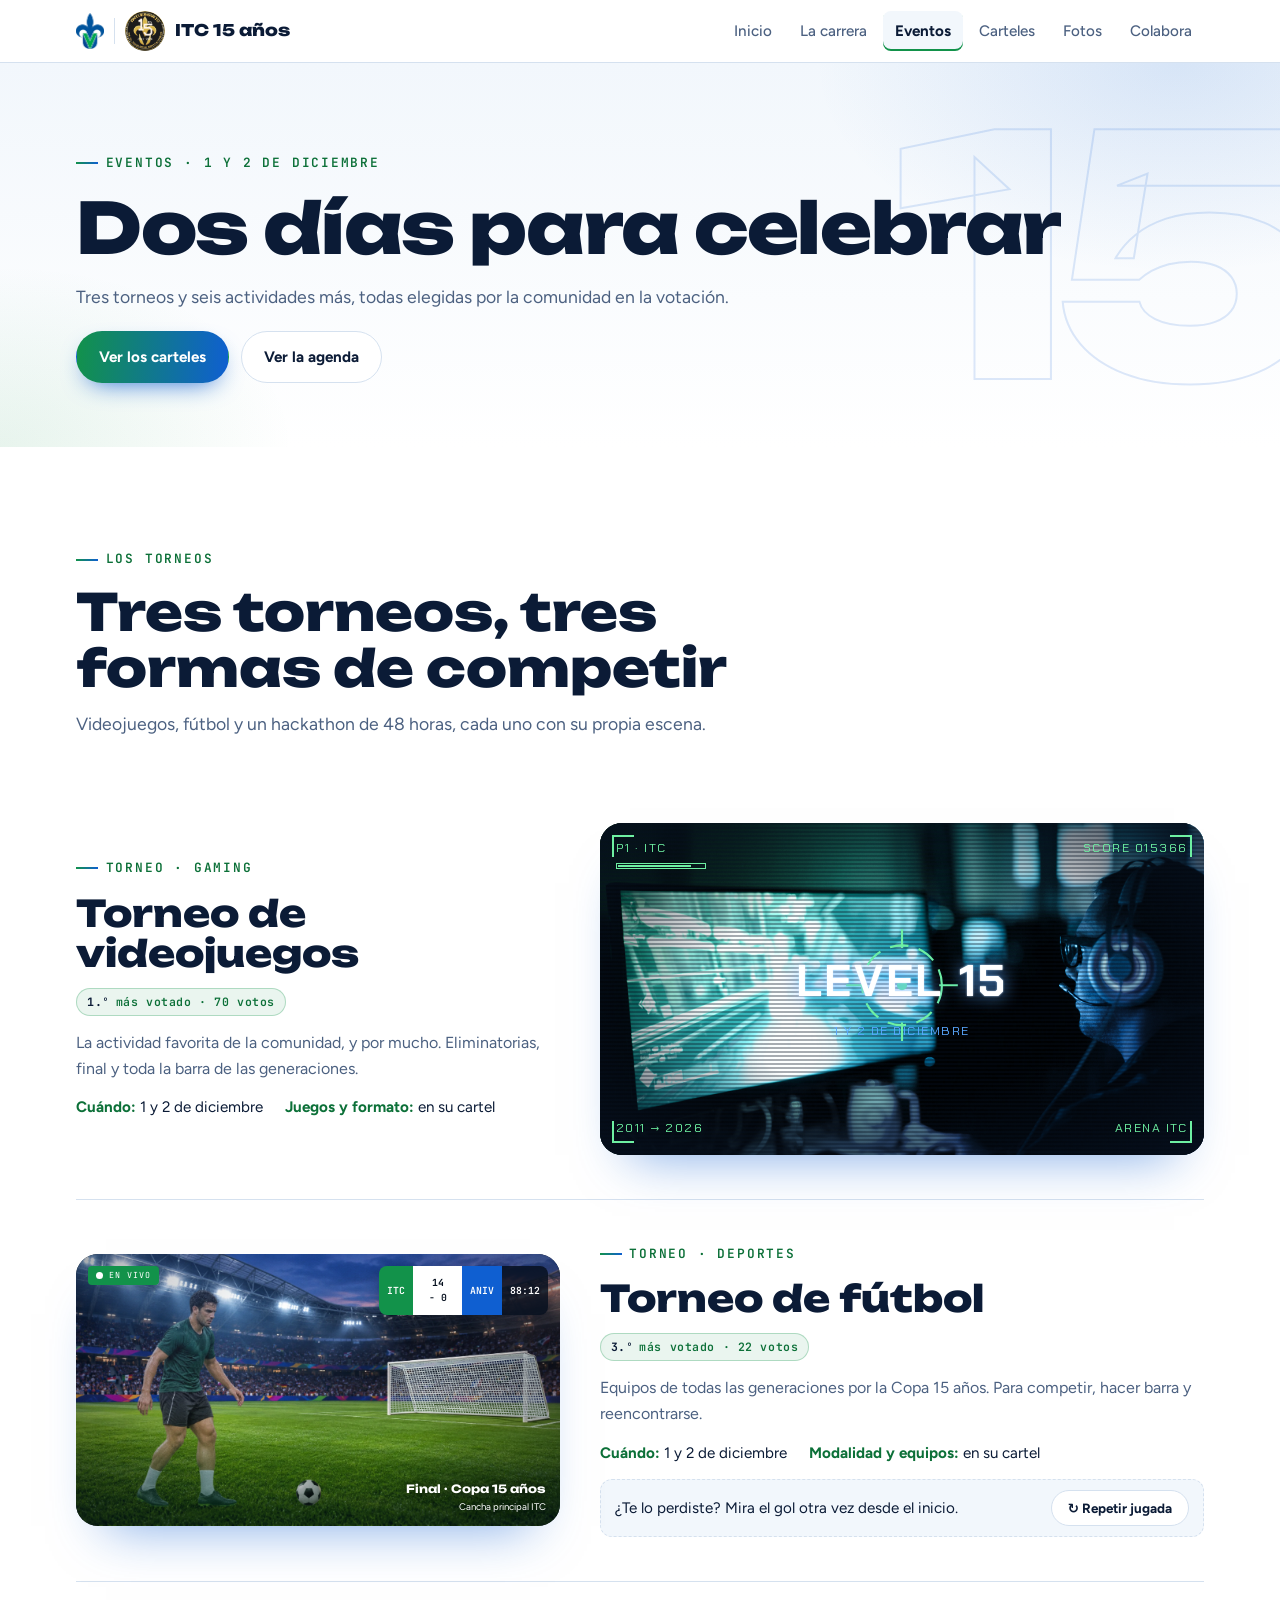
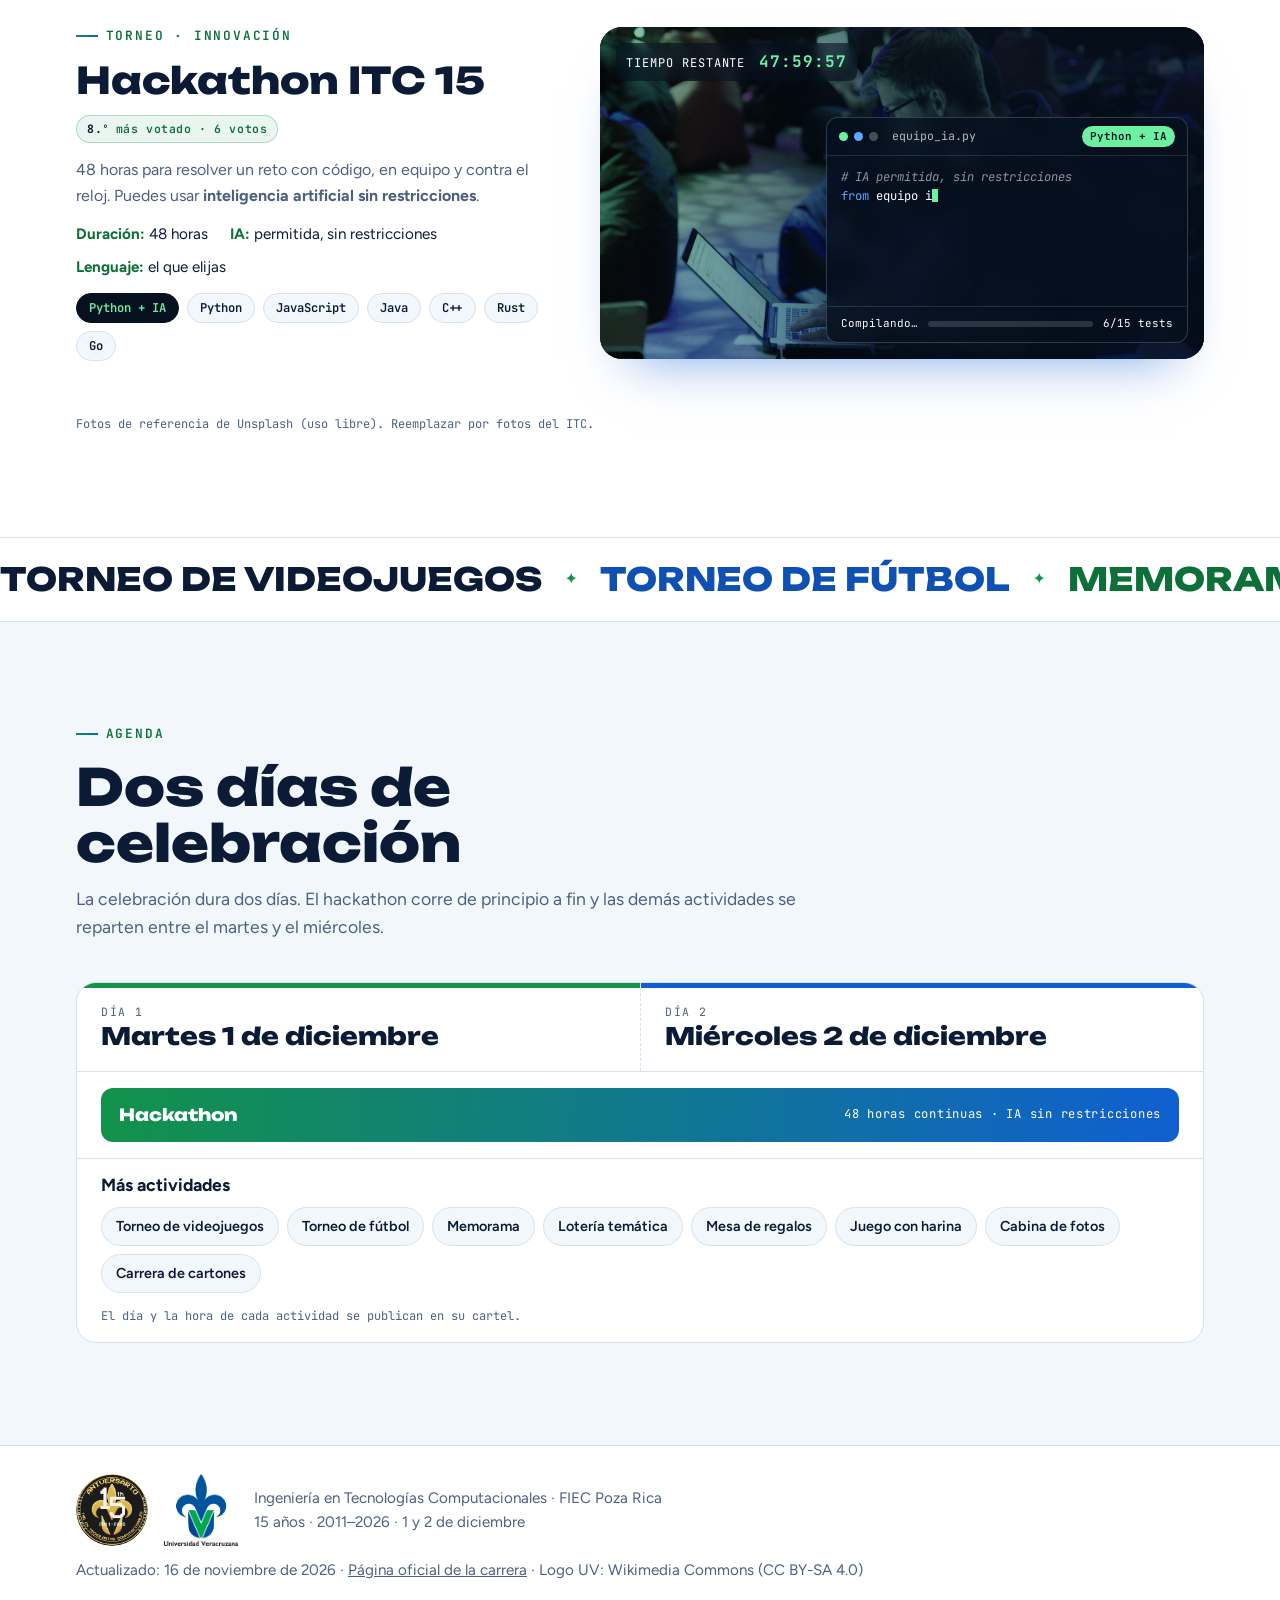
<file: eventos.html>
<!DOCTYPE html>
<html lang="es">
<head>
  <meta charset="utf-8">
  <meta name="viewport" content="width=device-width, initial-scale=1, viewport-fit=cover">
  <title>Eventos · ITC 15 Años</title>
  <meta name="description" content="Torneos de videojuegos y fútbol, hackathon de 48 horas, dinámicas y agenda de la celebración del 1 y 2 de diciembre.">
  <link rel="icon" href="media/logo-15.png">
  <link rel="preconnect" href="https://fonts.googleapis.com">
  <link rel="preconnect" href="https://fonts.gstatic.com" crossorigin>
  <link rel="stylesheet" href="https://fonts.googleapis.com/css2?family=Unbounded:wght@400;600;800&family=Figtree:wght@400;500;600;700&family=JetBrains+Mono:wght@400;600&family=Chakra+Petch:wght@500;700&display=swap">
  <link rel="stylesheet" href="css/styles.css">
  <link rel="stylesheet" href="css/secciones.css">
  <link rel="stylesheet" href="css/paginas.css">
</head>
<body>

<nav class="nav" aria-label="Principal">
  <div class="wrap">
    <a class="brand" href="index.html"><img class="brand-uv" src="media/logo-uv-emblema.png" alt="Universidad Veracruzana"><span class="brand-div"></span><img class="brand-15" src="media/logo-15.png" alt=""> <span class="brand-txt">ITC 15 años</span></a>
    <button class="nav-toggle" type="button" aria-expanded="false" aria-controls="navMenu"><span></span>Menú</button>
    <ul id="navMenu">
      <li><a href="index.html">Inicio</a></li>
      <li><a href="carrera.html">La carrera</a></li>
      <li><a href="eventos.html" aria-current="page">Eventos</a></li>
      <li><a href="carteles.html">Carteles</a></li>
      <li><a href="fotos.html">Fotos</a></li>
      <li><a href="contacto.html">Colabora</a></li>
    </ul>
  </div>
</nav>

<main>
<header class="page-head">
  <div class="wrap">
    <span class="eyebrow">Eventos · 1 y 2 de diciembre</span>
    <h1>Dos días para celebrar</h1>
    <p>Tres torneos y seis actividades más, todas elegidas por la comunidad en la votación.</p>
    <div class="cta-row"><a class="btn btn-primary" href="carteles.html">Ver los carteles</a><a class="btn btn-ghost" href="#agenda">Ver la agenda</a></div>
  </div>
</header>

<section class="band events-band" id="eventos">
  <div class="wrap">
    <div class="section-head">
      <span class="eyebrow">Los torneos</span>
      <h2>Tres torneos, tres formas de competir</h2>
      <p>Videojuegos, fútbol y un hackathon de 48 horas, cada uno con su propia escena.</p>
    </div>

    <article class="event">
      <div class="event-copy">
        <span class="eyebrow">Torneo · Gaming</span>
        <h3>Torneo de videojuegos</h3>
        <span class="rank-chip"><b>1.º</b> más votado · 70 votos</span>
        <p>La actividad favorita de la comunidad, y por mucho. Eliminatorias, final y toda la barra de las generaciones.</p>
        <div class="event-facts"><span><b>Cuándo:</b> 1 y 2 de diciembre</span><span><b>Juegos y formato:</b> en su cartel</span></div>
      </div>
      <div class="stage stage-game" role="img" aria-label="Jugadores en una arena de videojuegos con efectos futuristas">
        <div class="slides"><img src="media/gaming1.jpg" alt=""><img src="media/gaming2.jpg" alt=""></div>
        <div class="tint"></div>
        <div class="shade"></div>
        <div class="scan"></div>
        <div class="reticle" aria-hidden="true">
          <svg viewBox="0 0 100 100" fill="none" stroke="var(--neon-g)" stroke-width="1.6">
            <circle cx="50" cy="50" r="30" stroke-dasharray="14 8"/>
            <circle cx="50" cy="50" r="3" fill="var(--neon-g)"/>
            <path d="M50 8v14M50 78v14M8 50h14M78 50h14"/>
          </svg>
        </div>
        <div class="hud">
          <div class="hud-top"><span>P1 · ITC<div class="bar"></div></span><span>Score <span id="score">015000</span></span></div>
          <div class="hud-center"><span class="lvl">LEVEL 15</span><span class="sub">1 y 2 de diciembre</span></div>
          <div class="hud-bot"><span>2011 → 2026</span><span>Arena ITC</span></div>
          <span class="corner tl"></span><span class="corner tr"></span><span class="corner bl"></span><span class="corner br"></span>
        </div>
      </div>
    </article>

    <article class="event flip">
      <div class="event-copy">
        <span class="eyebrow">Torneo · Deportes</span>
        <h3>Torneo de fútbol</h3>
        <span class="rank-chip"><b>3.º</b> más votado · 22 votos</span>
        <p>Equipos de todas las generaciones por la Copa 15 años. Para competir, hacer barra y reencontrarse.</p>
        <div class="event-facts"><span><b>Cuándo:</b> 1 y 2 de diciembre</span><span><b>Modalidad y equipos:</b> en su cartel</span></div>
        <div class="hint hint-row"><span>¿Te lo perdiste? Mira el gol otra vez desde el inicio.</span><button class="btn btn-ghost btn-sm" id="golReplay" type="button">↻ Repetir jugada</button></div>
      </div>
      <div class="stage stage-sport" id="stageGol" role="img" aria-label="Animación: un jugador patea el balón en un estadio, la pelota entra al arco y el marcador pasa a 15">
        <canvas aria-hidden="true"></canvas>
        <div class="gol" id="golText" aria-hidden="true"><span>¡GOOOL!</span><small>Torneo Aniversario · ITC 15</small></div>
        <div class="scorebug"><span class="sb-a">ITC</span><span class="sb-s"><span><b id="scoreA">14</b> - 0</span></span><span class="sb-b">ANIV</span><span class="sb-t" id="clock">88:12</span></div>
        <span class="live">EN VIVO</span>
        <div class="lower"><div><b>Final · Copa 15 años</b>Cancha principal ITC</div></div>
      </div>
    </article>

    <article class="event">
      <div class="event-copy">
        <span class="eyebrow">Torneo · Innovación</span>
        <h3>Hackathon ITC 15</h3>
        <span class="rank-chip"><b>8.º</b> más votado · 6 votos</span>
        <p>48 horas para resolver un reto con código, en equipo y contra el reloj. Puedes usar <strong>inteligencia artificial sin restricciones</strong>.</p>
        <div class="event-facts"><span><b>Duración:</b> 48 horas</span><span><b>IA:</b> permitida, sin restricciones</span><span><b>Lenguaje:</b> el que elijas</span></div>
        <div class="langs" id="langChips" role="group" aria-label="Elige el lenguaje que se escribe en la terminal"></div>
      </div>
      <div class="stage stage-code" role="img" aria-label="Participantes programando mientras aparece código en varios lenguajes">
        <img class="cam-hack" src="media/hack.jpg" alt="">
        <div class="tint"></div>
        <div class="shade"></div>
        <div class="flash-g"></div>
        <div class="floaters" id="floaters"></div>
        <div class="works">¡FUNCIONA!<small>15/15 tests ✓</small></div>
        <div class="timer">TIEMPO RESTANTE <b id="hackTimer">47:59:59</b></div>
        <div class="term">
          <div class="term-bar"><i></i><i></i><i></i><span class="term-file" id="termFile">equipo_ia.py</span><span class="term-lang" id="termLang">Python + IA</span></div>
          <pre id="code" aria-hidden="true"></pre>
          <div class="build" id="build"><span id="buildTxt">Compilando…</span><span class="pbar"><i></i></span><span id="tests">0/15 tests</span></div>
        </div>
      </div>
    </article>
    <p class="note">Fotos de referencia de Unsplash (uso libre). Reemplazar por fotos del ITC.</p>
  </div>
</section>

<div class="marquee" aria-hidden="true">
  <div class="marquee-track">
    <span>Torneo de videojuegos</span><span>Torneo de fútbol</span><span>Memorama</span><span>Lotería temática</span><span>Mesa de regalos</span><span>Juego con harina</span><span>Hackathon</span><span>Cabina de fotos</span><span>Carrera de cartones</span>
    <span>Torneo de videojuegos</span><span>Torneo de fútbol</span><span>Memorama</span><span>Lotería temática</span><span>Mesa de regalos</span><span>Juego con harina</span><span>Hackathon</span><span>Cabina de fotos</span><span>Carrera de cartones</span>
  </div>
</div>

<section class="band agenda" id="agenda">
  <div class="wrap">
    <div class="section-head">
      <span class="eyebrow">Agenda</span>
      <h2>Dos días de celebración</h2>
      <p>La celebración dura dos días. El hackathon corre de principio a fin y las demás actividades se reparten entre el martes y el miércoles.</p>
    </div>
    <div class="sched">
      <div class="sched-day d1"><span>Día 1</span><b>Martes 1 de diciembre</b></div>
      <div class="sched-day d2"><span>Día 2</span><b>Miércoles 2 de diciembre</b></div>
      <div class="sched-full">
        <div class="sched-bar"><b>Hackathon</b><span>48 horas continuas · IA sin restricciones</span></div>
      </div>
      <div class="sched-full">
        <h3>Más actividades</h3>
        <ul class="sched-chips">
          <li>Torneo de videojuegos</li>
          <li>Torneo de fútbol</li>
          <li>Memorama</li>
          <li>Lotería temática</li>
          <li>Mesa de regalos</li>
          <li>Juego con harina</li>
          <li>Cabina de fotos</li>
          <li>Carrera de cartones</li>
        </ul>
        <p class="note">El día y la hora de cada actividad se publican en su cartel.</p>
      </div>
    </div>
  </div>
</section>
</main>

<footer>
  <div class="wrap" style="align-items:center">
    <div class="foot-brand"><img src="media/logo-15.png" alt="Logo del 15 aniversario ITC" style="border-radius:50%"><img src="media/logo-uv.png" alt="Universidad Veracruzana"><span>Ingeniería en Tecnologías Computacionales · FIEC Poza Rica<br>15 años · 2011–2026 · 1 y 2 de diciembre</span></div>
    <span><span data-actualizado>Actualizado: 16 de noviembre de 2026</span> · <a href="https://www.uv.mx/ofertaeducativa/ingenieria-en-tecnologias-computacionales/" target="_blank" rel="noopener">Página oficial de la carrera</a> · Logo UV: Wikimedia Commons (CC BY-SA 4.0)</span>
  </div>
</footer>

<script src="js/comun.js"></script>
<script src="js/gol.js"></script>
<script src="js/torneos.js"></script>
</body>
</html>
</file>
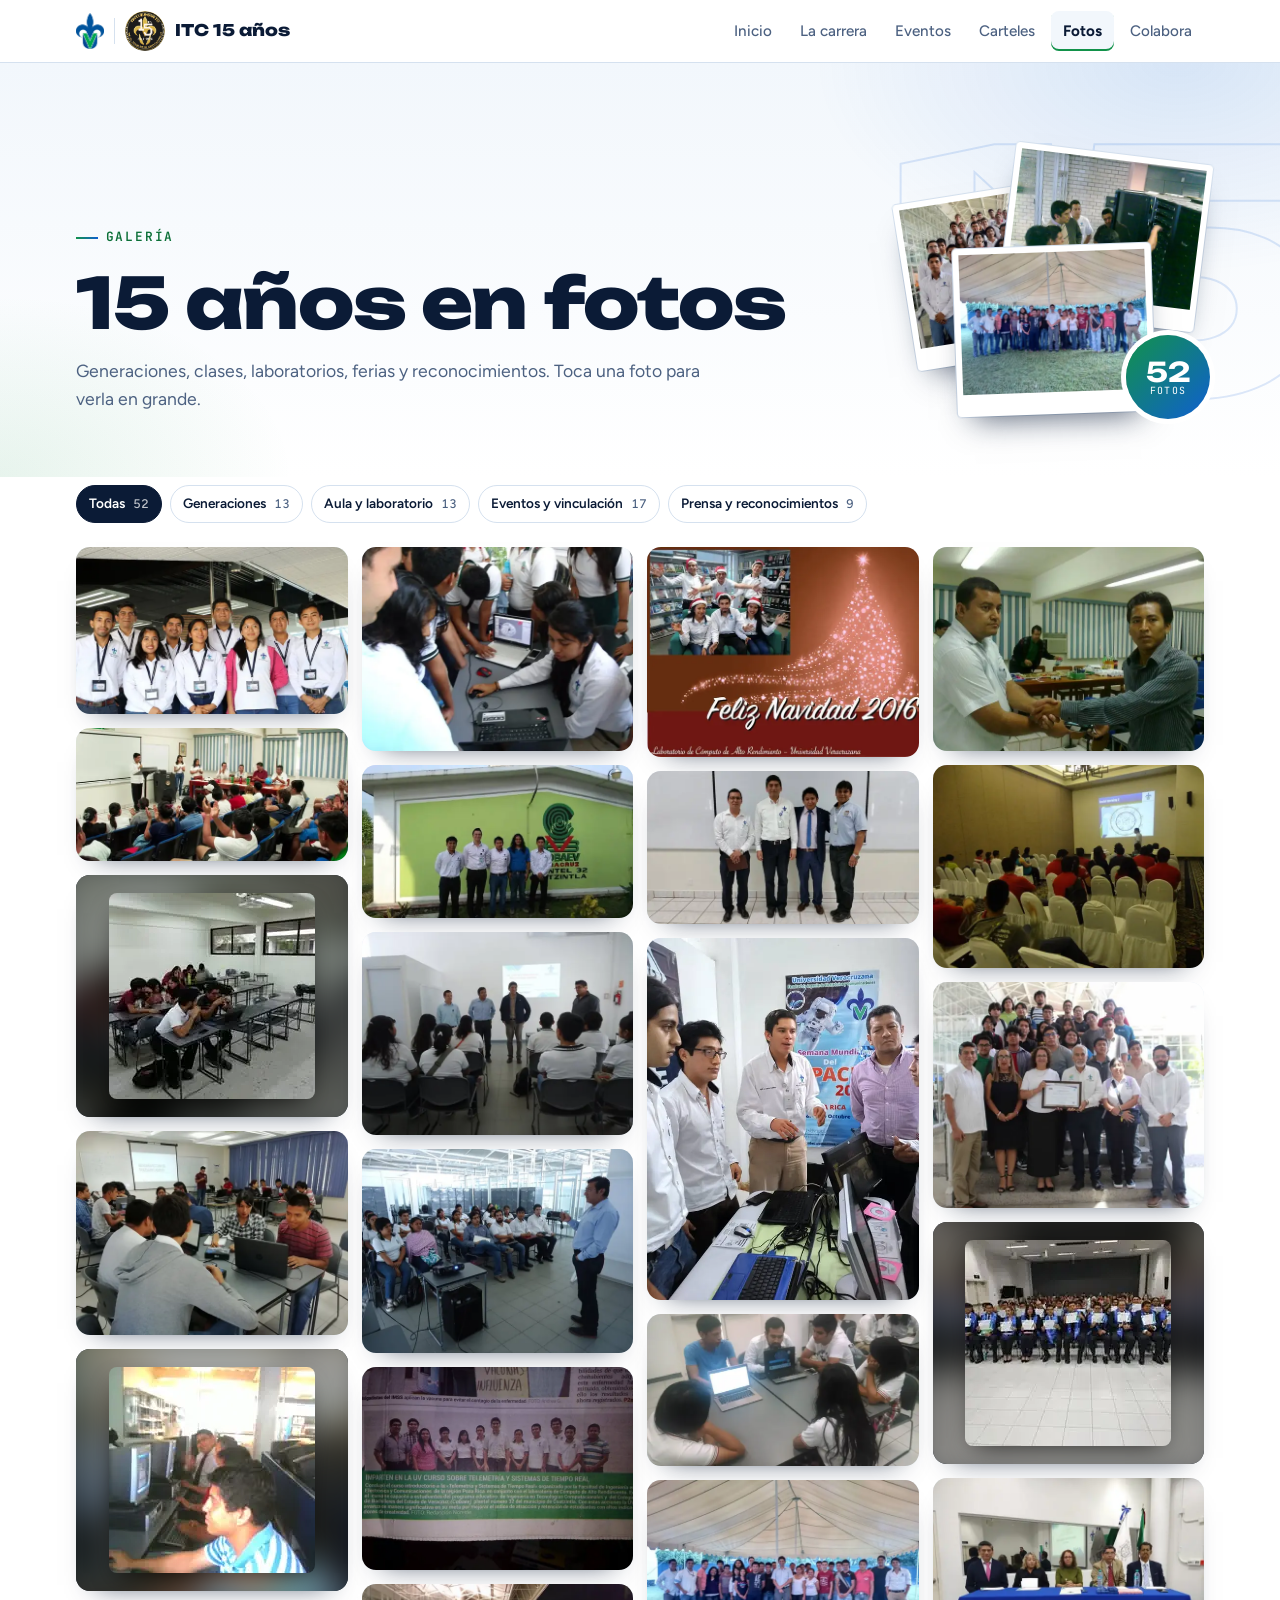
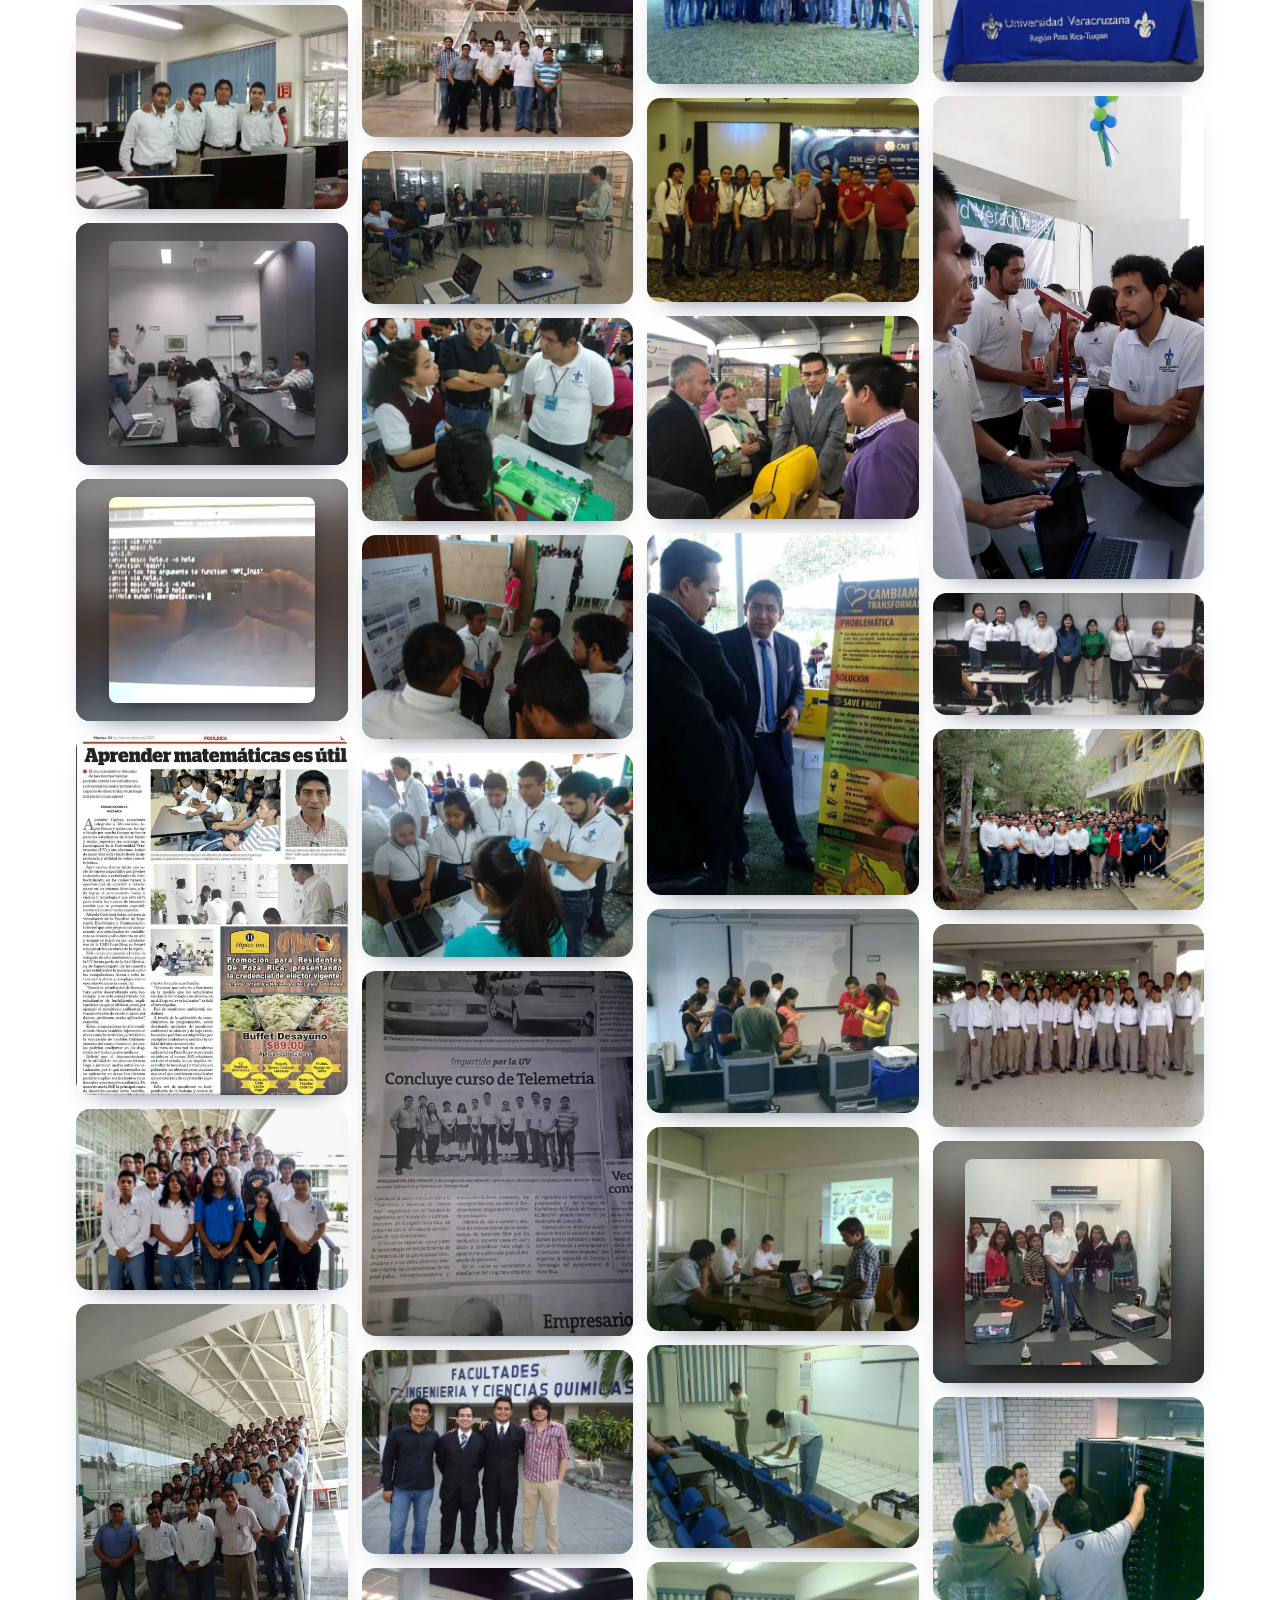
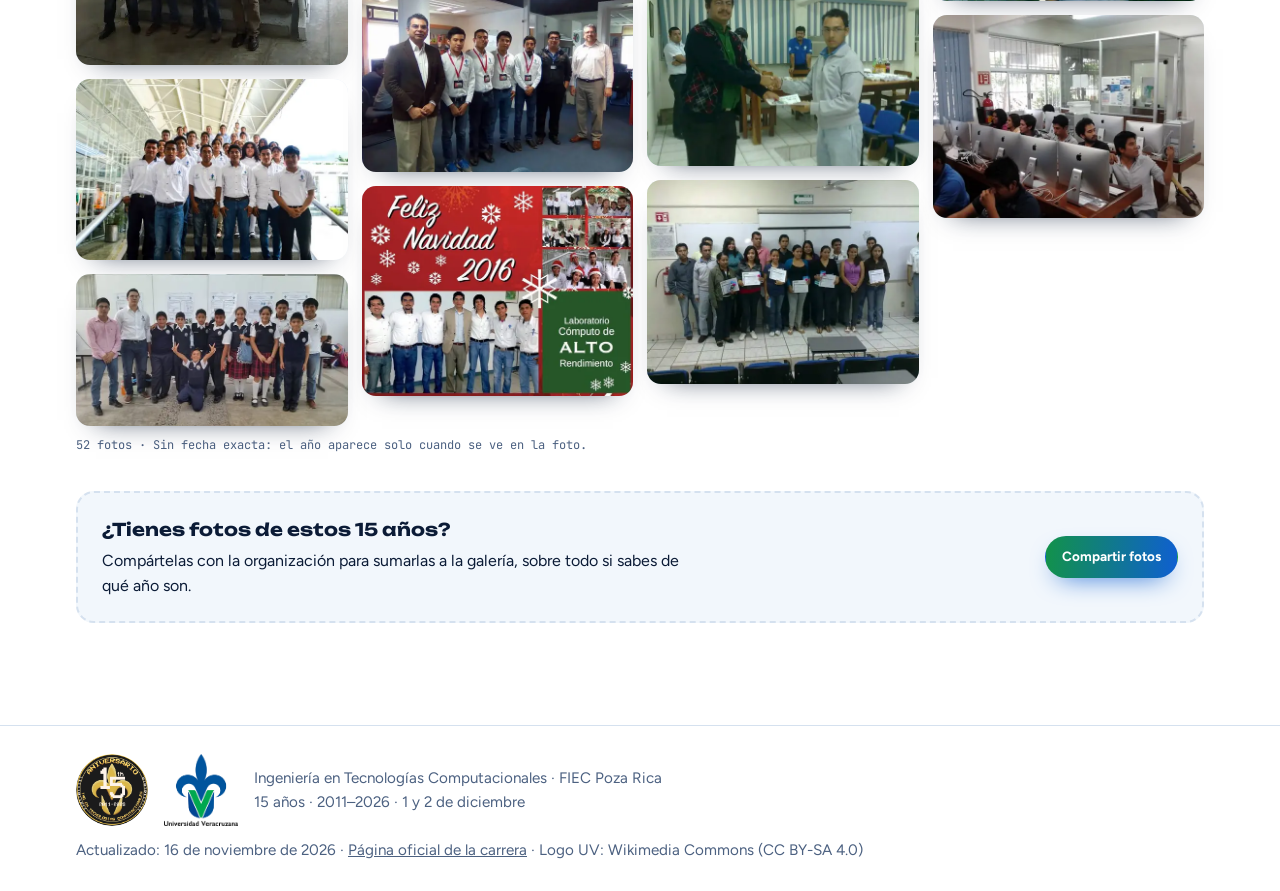
<file: fotos.html>
<!DOCTYPE html>
<html lang="es">
<head>
  <meta charset="utf-8">
  <meta name="viewport" content="width=device-width, initial-scale=1, viewport-fit=cover">
  <title>Fotos · ITC 15 Años</title>
  <meta name="description" content="Galería de fotos de los 15 años de Ingeniería en Tecnologías Computacionales: generaciones, aula, eventos y reconocimientos.">
  <link rel="icon" href="media/logo-15.png">
  <link rel="preconnect" href="https://fonts.googleapis.com">
  <link rel="preconnect" href="https://fonts.gstatic.com" crossorigin>
  <link rel="stylesheet" href="https://fonts.googleapis.com/css2?family=Unbounded:wght@400;600;800&family=Figtree:wght@400;500;600;700&family=JetBrains+Mono:wght@400;600&family=Chakra+Petch:wght@500;700&display=swap">
  <link rel="stylesheet" href="css/styles.css">
  <link rel="stylesheet" href="css/secciones.css">
  <link rel="stylesheet" href="css/paginas.css">
</head>
<body>

<nav class="nav" aria-label="Principal">
  <div class="wrap">
    <a class="brand" href="index.html"><img class="brand-uv" src="media/logo-uv-emblema.png" alt="Universidad Veracruzana"><span class="brand-div"></span><img class="brand-15" src="media/logo-15.png" alt=""> <span class="brand-txt">ITC 15 años</span></a>
    <button class="nav-toggle" type="button" aria-expanded="false" aria-controls="navMenu"><span></span>Menú</button>
    <ul id="navMenu">
      <li><a href="index.html">Inicio</a></li>
      <li><a href="carrera.html">La carrera</a></li>
      <li><a href="eventos.html">Eventos</a></li>
      <li><a href="carteles.html">Carteles</a></li>
      <li><a href="fotos.html" aria-current="page">Fotos</a></li>
      <li><a href="contacto.html">Colabora</a></li>
    </ul>
  </div>
</nav>

<main>
<header class="page-head">
  <div class="wrap gallery-head">
    <div style="display:grid;gap:16px">
      <span class="eyebrow">Galería</span>
      <h1>15 años en fotos</h1>
      <p>Generaciones, clases, laboratorios, ferias y reconocimientos. Toca una foto para verla en grande.</p>
    </div>
    <div class="photo-stack" aria-hidden="true">
      <figure><img src="media/fotos/mini/488930418.webp" alt=""></figure>
      <figure><img src="media/fotos/mini/905793532.webp" alt=""></figure>
      <figure><img src="media/fotos/mini/497816046.webp" alt=""></figure>
      <span class="photo-count"><span><b>52</b><small>fotos</small></span></span>
    </div>
  </div>
</header>

<section class="band" style="padding-top:8px">
  <div class="wrap">
    <div class="gfilter" id="galleryFilter" role="group" aria-label="Filtrar fotos por tema"></div>
    <div class="gallery" id="gallery"></div>
    <p class="note gnote"><span id="galleryCount" role="status">52 fotos</span> · Sin fecha exacta: el año aparece solo cuando se ve en la foto.</p>
    <div class="share-photos">
      <p><b>¿Tienes fotos de estos 15 años?</b>Compártelas con la organización para sumarlas a la galería, sobre todo si sabes de qué año son.</p>
      <a class="btn btn-primary btn-sm" href="contacto.html">Compartir fotos</a>
    </div>
  </div>
</section>

<dialog class="lightbox" id="lightbox" aria-label="Foto en grande">
  <div class="lb-top"><span id="lbPos"></span><button class="lb-btn" id="lbClose" type="button" aria-label="Cerrar">×</button></div>
  <div class="lb-stage">
    <img id="lbImg" alt="">
    <button class="lb-btn lb-prev" id="lbPrev" type="button" aria-label="Foto anterior">‹</button>
    <button class="lb-btn lb-next" id="lbNext" type="button" aria-label="Foto siguiente">›</button>
  </div>
  <div class="lb-cap"><small id="lbTag"></small><b id="lbText"></b></div>
</dialog>
</main>

<footer>
  <div class="wrap" style="align-items:center">
    <div class="foot-brand"><img src="media/logo-15.png" alt="Logo del 15 aniversario ITC" style="border-radius:50%"><img src="media/logo-uv.png" alt="Universidad Veracruzana"><span>Ingeniería en Tecnologías Computacionales · FIEC Poza Rica<br>15 años · 2011–2026 · 1 y 2 de diciembre</span></div>
    <span><span data-actualizado>Actualizado: 16 de noviembre de 2026</span> · <a href="https://www.uv.mx/ofertaeducativa/ingenieria-en-tecnologias-computacionales/" target="_blank" rel="noopener">Página oficial de la carrera</a> · Logo UV: Wikimedia Commons (CC BY-SA 4.0)</span>
  </div>
</footer>

<script src="js/comun.js"></script>
<script src="js/fotos.js"></script>
</body>
</html>
</file>
<file: css/styles.css>
/* Layout: página blanca y limpia; cada evento es un "escenario" fotográfico animado con capas encima. Verde + azul institucional. */
:root {
  color-scheme: light;
  --bg: #ffffff;
  --surface: #f2f7fc;
  --surface-2: #e6eff9;
  --line: #d5e1ef;
  --text: #0b1b36;
  --muted: #4c6181;
  --blue: #0f5fd1;
  --blue-d: #0b4aa6;
  --green: #12924a;
  --green-d: #0c7038;
  /* capas sobre fotos (siempre oscuras) */
  --stage-ink: #06101f;
  --neon-g: #6ef0a2;
  --neon-b: #5aa8ff;
  --white: #ffffff;

  --f-display: "Unbounded", "Arial Black", system-ui, sans-serif;
  --f-body: "Figtree", system-ui, -apple-system, "Segoe UI", sans-serif;
  --f-mono: "JetBrains Mono", ui-monospace, Consolas, monospace;
  --f-hud: "Chakra Petch", "Unbounded", system-ui, sans-serif;

  --s-xs: .8rem; --s-sm: .95rem; --s-md: 1.1rem; --s-lg: 1.6rem; --s-xl: clamp(2rem, 4.5vw, 3.2rem);
}
* { box-sizing: border-box; }
html { scroll-behavior: smooth; }
body { margin: 0; background: var(--bg); color: var(--text); font-family: var(--f-body); font-size: 1rem; line-height: 1.6; overflow-x: hidden; }
body::before { content: ""; position: fixed; inset: 0 0 auto; height: env(safe-area-inset-top, 0px); z-index: 10; background: var(--bg); }
a { color: inherit; }
h1, h2, h3 { font-family: var(--f-display); line-height: 1.1; text-wrap: balance; margin: 0; }
p, figure { margin: 0; }
img { display: block; }
:focus-visible { outline: 2px solid var(--blue); outline-offset: 3px; border-radius: 4px; }

.wrap { max-width: 1160px; margin: 0 auto; padding-left: max(16px, env(safe-area-inset-left, 0px)); padding-right: max(16px, env(safe-area-inset-right, 0px)); }
.band { padding-block: clamp(56px, 8vw, 104px); }
.eyebrow { font-family: var(--f-mono); font-size: var(--s-xs); letter-spacing: .14em; text-transform: uppercase; color: var(--green-d); display: inline-flex; gap: .6em; align-items: center; font-weight: 600; }
.eyebrow::before { content: ""; width: 22px; height: 2px; background: linear-gradient(90deg, var(--green), var(--blue)); }
.section-head { display: grid; gap: 14px; max-width: 720px; margin-bottom: 40px; }
.section-head h2 { font-size: var(--s-xl); font-weight: 800; }
.section-head p { color: var(--muted); font-size: var(--s-md); }
.grad { background: linear-gradient(95deg, var(--green), var(--blue)); -webkit-background-clip: text; background-clip: text; color: transparent; }

/* ---------- NAV ---------- */
.nav { position: sticky; top: env(safe-area-inset-top, 0px); z-index: 20; background: color-mix(in srgb, var(--bg) 88%, transparent); backdrop-filter: blur(10px); border-bottom: 1px solid var(--line); }
.nav .wrap { position: relative; display: flex; align-items: center; justify-content: space-between; gap: 20px; height: 62px; }
.brand { white-space: nowrap; display: flex; align-items: center; gap: 10px; font-family: var(--f-display); font-weight: 800; text-decoration: none; }
.brand-mark { width: 30px; height: 30px; border-radius: 8px; display: grid; place-items: center; font-size: .72rem; color: var(--white); background: linear-gradient(135deg, var(--green), var(--blue)); }
.brand-uv { height: 36px; width: auto; }
.brand-div { width: 1px; height: 26px; background: var(--line); }
.inst { display: flex; align-items: center; gap: 12px; font-size: var(--s-sm); color: var(--muted); }
.inst img { height: 56px; width: auto; }
.inst b { display: block; color: var(--text); font-family: var(--f-display); font-weight: 600; font-size: 1rem; }
.foot-brand { display: flex; flex-wrap: wrap; align-items: center; gap: 16px; }
.foot-brand img { height: 72px; width: auto; }
.nav ul { display: flex; gap: 4px; list-style: none; margin: 0; padding: 0; }
.nav li a { display: block; padding: 8px 12px; border-radius: 8px; text-decoration: none; color: var(--muted); font-size: var(--s-sm); font-weight: 500; white-space: nowrap; }
.nav li a:hover { color: var(--text); background: var(--surface); }

/* ---------- HERO ---------- */
.hero { position: relative; overflow: hidden; padding-block: clamp(40px, 6vw, 88px); }
.hero::before { content: ""; position: absolute; inset: 0; pointer-events: none;
  background: radial-gradient(520px 380px at 88% 20%, color-mix(in srgb, var(--blue) 12%, transparent), transparent 70%),
              radial-gradient(480px 340px at 0% 100%, color-mix(in srgb, var(--green) 10%, transparent), transparent 70%); }
.hero .wrap { position: relative; display: grid; grid-template-columns: 1.05fr .95fr; gap: 48px; align-items: center; }
.hero-copy { display: grid; gap: 22px; min-width: 0; }
.hero h1 { font-size: clamp(2.2rem, 5.2vw, 4.1rem); font-weight: 800; letter-spacing: -.02em; }
.hero-lead { font-size: var(--s-md); color: var(--muted); max-width: 54ch; }
.cta-row { display: flex; flex-wrap: wrap; gap: 12px; }
.btn { display: inline-flex; align-items: center; gap: 8px; padding: 13px 22px; border-radius: 999px; font-weight: 700; text-decoration: none; font-size: var(--s-sm); border: 1px solid transparent; cursor: pointer; font-family: var(--f-body); transition: transform .2s, box-shadow .2s; }
.btn-primary { background: linear-gradient(95deg, var(--green), var(--blue)); color: var(--white); box-shadow: 0 10px 26px -12px var(--blue); }
.btn-primary:hover { transform: translateY(-2px); box-shadow: 0 14px 30px -12px var(--green); }
.btn-ghost { border-color: var(--line); color: var(--text); background: var(--bg); }
.btn-ghost:hover { border-color: var(--blue); }
.meta { display: flex; flex-wrap: wrap; gap: 10px 28px; padding-top: 6px; margin: 0; }
.meta div { display: grid; }
.meta dt { font-family: var(--f-mono); font-size: .72rem; letter-spacing: .12em; text-transform: uppercase; color: var(--muted); }
.meta dd { margin: 0; font-weight: 600; }

.collage { position: relative; display: grid; grid-template-columns: 1.1fr 1fr; grid-template-rows: 1fr 1fr; gap: 14px; aspect-ratio: 1 / 1.02; width: 100%; max-width: 520px; justify-self: center; }
.ph { border-radius: 20px; overflow: hidden; position: relative; box-shadow: 0 24px 40px -24px color-mix(in srgb, var(--blue) 50%, transparent); }
.ph img { width: 100%; height: 100%; object-fit: cover; }
.ph1 { grid-row: span 2; animation: bob 7s ease-in-out infinite; }
.ph1 img { object-position: 45% 70%; }
.ph2 { animation: bob 8s ease-in-out -2s infinite; }
.ph3 { animation: bob 9s ease-in-out -4s infinite; }
.ph .tint { position: absolute; inset: 0; background: linear-gradient(135deg, var(--green), var(--blue)); mix-blend-mode: color; opacity: .65; }
.ph figcaption { position: absolute; left: 10px; bottom: 10px; font-family: var(--f-mono); font-size: .7rem; letter-spacing: .1em; text-transform: uppercase; color: var(--white); background: color-mix(in srgb, var(--stage-ink) 60%, transparent); padding: 3px 8px; border-radius: 6px; backdrop-filter: blur(4px); }
@keyframes bob { 50% { transform: translateY(-8px); } }
.seal { position: absolute; left: 52%; top: 50%; width: 58%; aspect-ratio: 1; transform: translate(-50%, -50%); max-width: 100%; }
.seal::before { content: ""; position: absolute; inset: -5%; border-radius: 50%; background: conic-gradient(from 0deg, var(--green), var(--blue), var(--green)); animation: spin 8s linear infinite; filter: blur(14px); opacity: .55; }
.seal img { position: relative; width: 100%; height: 100%; border-radius: 50%; border: 5px solid var(--bg); box-shadow: 0 24px 50px -18px color-mix(in srgb, var(--text) 60%, transparent); animation: sway 6s ease-in-out infinite; }
@keyframes sway { 0%, 100% { transform: rotate(-3deg) scale(1); } 50% { transform: rotate(3deg) scale(1.03); } }
.brand-15 { height: 40px; width: 40px; border-radius: 50%; }
@keyframes spin { to { transform: rotate(360deg); } }

/* ---------- MOTIVO ---------- */
.why-grid { display: grid; grid-template-columns: 1fr 1.2fr; gap: 48px; align-items: start; }
.why-text { display: grid; gap: 18px; font-size: var(--s-md); color: var(--muted); min-width: 0; }
.why-text strong { color: var(--text); }
.pullquote { font-family: var(--f-display); font-size: var(--s-lg); line-height: 1.3; color: var(--text); border-left: 3px solid var(--green); padding-left: 18px; }
.timeline { list-style: none; margin: 0; padding: 0; display: grid; position: relative; min-width: 0; }
.timeline::before { content: ""; position: absolute; left: 62px; top: 8px; bottom: 8px; width: 2px; background: linear-gradient(var(--green), var(--blue)); }
.timeline li { display: grid; grid-template-columns: 50px 28px 1fr; gap: 0 12px; align-items: start; padding-block: 12px; }
.timeline .yr { font-family: var(--f-mono); font-weight: 600; color: var(--blue); font-size: var(--s-sm); padding-top: 1px; }
.timeline .dot { width: 14px; height: 14px; border-radius: 50%; background: var(--bg); border: 3px solid var(--green); margin: 4px 0 0 6px; position: relative; z-index: 1; }
.timeline li:last-child .dot { background: var(--green); box-shadow: 0 0 0 6px color-mix(in srgb, var(--green) 20%, transparent); }
.timeline h3 { font-family: var(--f-body); font-size: var(--s-md); font-weight: 700; }
.timeline p { color: var(--muted); font-size: var(--s-sm); }
.note { font-family: var(--f-mono); font-size: .75rem; color: var(--muted); margin-top: 10px; }

/* ---------- VISION ---------- */
.vision { background: linear-gradient(180deg, var(--bg), var(--surface) 30%, var(--surface) 70%, var(--bg)); }
.vision-statement { font-family: var(--f-display); font-size: clamp(1.4rem, 3vw, 2.2rem); line-height: 1.3; max-width: 30ch; font-weight: 600; margin-bottom: 48px; }
.pillars { display: grid; grid-template-columns: repeat(3, 1fr); gap: 20px; }
.pillar { padding: 26px; border: 1px solid var(--line); border-radius: 18px; background: var(--bg); display: grid; gap: 10px; align-content: start; }
.pillar .k { font-family: var(--f-mono); font-size: .75rem; letter-spacing: .14em; text-transform: uppercase; color: var(--green-d); font-weight: 600; }
.pillar h3 { font-size: 1.2rem; font-weight: 600; }
.pillar p { color: var(--muted); font-size: var(--s-sm); }

/* ---------- EVENTOS ---------- */
.event { display: grid; grid-template-columns: 1fr 1.25fr; gap: 40px; align-items: center; padding-block: 44px; border-top: 1px solid var(--line); }
.event:first-of-type { border-top: 0; }
.event.flip .event-copy { order: 2; }
.event-copy { display: grid; gap: 14px; min-width: 0; }
.event-copy h3 { font-size: clamp(1.6rem, 3vw, 2.3rem); font-weight: 800; }
.event-copy p { color: var(--muted); }
.tags { display: flex; flex-wrap: wrap; gap: 8px; }
.tag { font-family: var(--f-mono); font-size: .75rem; padding: 5px 10px; border-radius: 999px; border: 1px solid var(--line); background: var(--surface); }
.event-facts { display: flex; flex-wrap: wrap; gap: 8px 22px; font-size: var(--s-sm); }
.event-facts b { color: var(--green-d); font-weight: 700; }

.stage { position: relative; border-radius: 22px; overflow: hidden; min-width: 0; aspect-ratio: 2 / 1.1; max-width: 100%; background: var(--stage-ink); color: var(--white); box-shadow: 0 30px 50px -30px color-mix(in srgb, var(--blue) 55%, transparent); isolation: isolate; }
.stage > img, .slides img { position: absolute; inset: 0; width: 100%; height: 100%; object-fit: cover; }
.slides { position: absolute; inset: 0; }
.slides img { opacity: 0; animation: slide 16s ease-in-out infinite; }
.slides img:first-child { opacity: 1; animation-delay: -1s; }
.slides img:nth-child(2) { animation-delay: -9s; }
@keyframes slide { 0% { opacity: 0; transform: scale(1.04); } 6% { opacity: 1; } 50% { opacity: 1; } 56% { opacity: 0; transform: scale(1.16); } 100% { opacity: 0; transform: scale(1.16); } }
.tint { position: absolute; inset: 0; background: linear-gradient(135deg, var(--green), var(--blue)); mix-blend-mode: color; pointer-events: none; }
.shade { position: absolute; inset: 0; pointer-events: none; }

/* Deportes: escena en canvas (js/gol.js). Mientras cargan las capas se ve la foto del estadio de fondo. */
.stage.stage-sport { aspect-ratio: 16 / 9; background: var(--stage-ink) url("../media/gol/estadio.webp") center / cover no-repeat; container-type: inline-size; }
.stage-sport.ready { background-image: none; }
.stage-sport canvas { position: absolute; inset: 0; width: 100%; height: 100%; display: block; }
.gol { position: absolute; left: 31%; top: 21%; transform: translate(-50%, -50%) rotate(-3deg); display: grid; justify-items: center; gap: 6px; white-space: nowrap; text-align: center; pointer-events: none; opacity: 0; }
.gol span { font-family: var(--f-display); font-weight: 800; letter-spacing: -.02em; line-height: 1; padding: 0 .06em; font-size: clamp(2rem, 7vw, 4rem); font-size: clamp(1.5rem, 8.6cqw, 3.6rem); background: linear-gradient(180deg, #fff 8%, #d9ffe9 48%, #6ef0a2 100%); -webkit-background-clip: text; background-clip: text; color: transparent; filter: drop-shadow(0 .06em 0 var(--blue-d)) drop-shadow(0 0 .35em rgba(90, 168, 255, .75)); }
.gol small { font-family: var(--f-mono); font-size: .7rem; font-size: clamp(.52rem, 1.8cqw, .8rem); letter-spacing: .18em; text-transform: uppercase; padding: 3px 10px; border-radius: 999px; color: var(--white); background: linear-gradient(95deg, var(--green), var(--blue)); box-shadow: 0 6px 18px -6px rgba(0, 0, 0, .6); }
.gol.on { opacity: 1; animation: golIn .75s cubic-bezier(.2, 1.5, .4, 1) both; }
.gol.out { animation: golOut .45s ease-in forwards; }
@keyframes golIn { 0% { opacity: 0; transform: translate(-50%, -50%) rotate(-10deg) scale(.2); filter: blur(8px); } 55% { opacity: 1; transform: translate(-50%, -50%) rotate(-2deg) scale(1.16); filter: blur(0); } 100% { opacity: 1; transform: translate(-50%, -50%) rotate(-3deg) scale(1); filter: blur(0); } }
@keyframes golOut { from { opacity: 1; transform: translate(-50%, -50%) rotate(-3deg) scale(1); } to { opacity: 0; transform: translate(-50%, -50%) rotate(-3deg) scale(1.08); } }
@container (max-width: 420px) { .gol { left: 31%; top: 36%; } .gol small { display: none; } }
.scorebug { position: absolute; top: 12px; right: 12px; display: flex; align-items: stretch; border-radius: 8px; overflow: hidden; font-family: var(--f-mono); font-weight: 600; font-size: .78rem; font-size: clamp(.5rem, 1.1cqw + .28rem, .78rem); box-shadow: 0 6px 18px -6px color-mix(in srgb, var(--stage-ink) 70%, transparent); }
.scorebug span { padding: .45em .8em; display: grid; place-items: center; }
.sb-a { background: var(--green); } .sb-b { background: var(--blue); }
.sb-s { background: var(--white); color: var(--stage-ink); font-variant-numeric: tabular-nums; min-width: 4.4em; }
.sb-s b { display: inline-block; }
.sb-t { background: color-mix(in srgb, var(--stage-ink) 85%, transparent); font-variant-numeric: tabular-nums; }
.bump { animation: bump .6s ease-out; }
@keyframes bump { 40% { transform: scale(1.6); color: var(--green); } }
.lower { position: absolute; right: 14px; bottom: 12px; display: flex; justify-content: flex-end; align-items: end; gap: 12px; font-size: .8rem; font-size: clamp(.5rem, 1cqw + .3rem, .8rem); text-align: right; text-shadow: 0 1px 8px rgba(0, 0, 0, .7); }
.lower b { font-family: var(--f-display); font-size: 1.18em; display: block; }
.live { font-family: var(--f-mono); font-size: .7rem; font-size: clamp(.45rem, .9cqw + .25rem, .7rem); letter-spacing: .12em; padding: 3px 8px; border-radius: 4px; background: var(--green); display: inline-flex; gap: 6px; align-items: center; }
.stage-sport > .live { position: absolute; top: 12px; left: 12px; }.live::before { content: ""; width: 7px; height: 7px; border-radius: 50%; background: var(--white); animation: blink 1s steps(1) infinite; }

/* Hackathon: foto + código encima */
/* cámara: vista general → cara → manos en el teclado → pantalla */
.cam-hack { filter: brightness(.8); animation: camHack 8s ease-in-out infinite; transform-origin: 50% 50%; transform: scale(1.05); }
@keyframes camHack {
  0%   { transform-origin: 50% 50%; transform: scale(1.05); }
  24%  { transform-origin: 56% 30%; transform: scale(1.4); }
  48%  { transform-origin: 40% 80%; transform: scale(1.6); }
  70%  { transform-origin: 20% 68%; transform: scale(1.95); }
  92%  { transform-origin: 20% 68%; transform: scale(2); }
  100% { transform-origin: 50% 50%; transform: scale(1.05); }
}
.flash-g { position: absolute; inset: 0; background: var(--neon-g); mix-blend-mode: screen; opacity: 0; animation: flashG 8s linear infinite; pointer-events: none; }
@keyframes flashG { 0%, 71% { opacity: 0; } 72.5% { opacity: .45; } 77%, 100% { opacity: 0; } }
.stage-code { container-type: inline-size; }
.works { position: absolute; z-index: 3; left: 50%; top: 40%; transform: translate(-50%, -50%); font-family: var(--f-display); font-weight: 800; font-size: clamp(1.8rem, 6vw, 3.6rem); font-size: clamp(1.4rem, 9cqw, 3.4rem); color: var(--white); text-shadow: 0 4px 0 var(--blue-d), 0 10px 30px color-mix(in srgb, var(--stage-ink) 60%, transparent); opacity: 0; animation: works 8s ease-out infinite; white-space: nowrap; }
.works small { display: block; width: fit-content; margin: .5em auto 0; padding: .35em 1em; border-radius: 999px; font-family: var(--f-mono); font-size: .3em; letter-spacing: .14em; color: var(--white); background: linear-gradient(95deg, var(--green), var(--blue)); box-shadow: 0 6px 18px -6px rgba(0, 0, 0, .6); text-shadow: none; text-align: center; }
@keyframes works { 0%, 72% { opacity: 0; transform: translate(-50%, -50%) scale(.3) rotate(6deg); } 76% { opacity: 1; transform: translate(-50%, -50%) scale(1.12) rotate(2deg); } 80% { transform: translate(-50%, -50%) scale(1) rotate(2deg); } 93% { opacity: 1; } 98%, 100% { opacity: 0; transform: translate(-50%, -50%) scale(1) rotate(2deg); } }
.build { display: grid; grid-template-columns: auto 1fr auto; align-items: center; gap: 10px; padding: 8px 14px 10px; border-top: 1px solid color-mix(in srgb, var(--white) 12%, transparent); font-family: var(--f-mono); font-size: .68rem; }
.build.ok #buildTxt { color: var(--neon-g); }
.pbar { height: 6px; border-radius: 999px; background: color-mix(in srgb, var(--white) 15%, transparent); overflow: hidden; }
.pbar i { display: block; height: 100%; width: 0; background: linear-gradient(90deg, var(--neon-b), var(--neon-g)); animation: build 8s linear infinite; }
@keyframes build { 0% { width: 0; } 70%, 100% { width: 100%; } }
#tests { font-variant-numeric: tabular-nums; }
.stage-code .tint { opacity: .55; }
.stage-code .shade { background: linear-gradient(90deg, color-mix(in srgb, var(--stage-ink) 10%, transparent), color-mix(in srgb, var(--stage-ink) 75%, transparent) 70%); }
.floaters { position: absolute; inset: 0; pointer-events: none; overflow: hidden; }
.floater { position: absolute; bottom: -30px; font-family: var(--f-mono); font-weight: 600; font-size: .8rem; padding: 4px 10px; border-radius: 6px; border: 1px solid color-mix(in srgb, var(--white) 30%, transparent); background: color-mix(in srgb, var(--stage-ink) 55%, transparent); backdrop-filter: blur(4px); white-space: nowrap; animation: floatUp linear forwards; }
@keyframes floatUp { 0% { transform: translateY(0); opacity: 0; } 12% { opacity: 1; } 80% { opacity: .8; } 100% { transform: translateY(-460px); opacity: 0; } }
.term { position: absolute; right: 16px; bottom: 16px; width: min(60%, 400px); border-radius: 12px; border: 1px solid color-mix(in srgb, var(--white) 18%, transparent); background: color-mix(in srgb, var(--stage-ink) 82%, transparent); backdrop-filter: blur(8px); box-shadow: 0 24px 50px -20px color-mix(in srgb, var(--stage-ink) 90%, transparent); overflow: hidden; }
.term-bar { display: flex; align-items: center; gap: 6px; padding: 8px 12px; border-bottom: 1px solid color-mix(in srgb, var(--white) 12%, transparent); }
.term-bar i { width: 9px; height: 9px; border-radius: 50%; background: color-mix(in srgb, var(--white) 25%, transparent); }
.term-bar i:nth-child(1) { background: var(--neon-g); } .term-bar i:nth-child(2) { background: var(--neon-b); }
.term-file { margin-left: 8px; font-family: var(--f-mono); font-size: .72rem; color: color-mix(in srgb, var(--white) 70%, transparent); }
.term-lang { margin-left: auto; font-family: var(--f-mono); font-size: .68rem; padding: 2px 8px; border-radius: 999px; background: var(--neon-g); color: var(--stage-ink); font-weight: 600; }
.term pre { margin: 0; padding: 12px 14px; min-height: 150px; font-family: var(--f-mono); font-size: clamp(.62rem, 1.3vw, .76rem); line-height: 1.6; white-space: pre-wrap; word-break: break-word; }
.caret { display: inline-block; width: .55em; height: 1.1em; vertical-align: -2px; background: var(--neon-g); animation: blink 1s steps(1) infinite; }
@keyframes blink { 50% { opacity: 0; } }
.t-kw { color: var(--neon-b); } .t-str { color: var(--neon-g); } .t-num { color: #ffd479; } .t-com { color: color-mix(in srgb, var(--white) 55%, transparent); font-style: italic; }
.timer { position: absolute; left: 16px; top: 16px; font-family: var(--f-mono); font-size: .75rem; letter-spacing: .08em; padding: 6px 10px; border-radius: 8px; background: color-mix(in srgb, var(--stage-ink) 60%, transparent); backdrop-filter: blur(6px); font-variant-numeric: tabular-nums; }
.timer b { color: var(--neon-g); font-size: 1rem; margin-left: 6px; }

/* Videojuegos: foto + capa futurista */
.stage-game { font-family: var(--f-hud); }
.stage-game .slides { animation: glitch 5s steps(1) infinite; }
.stage-game .tint { opacity: .8; }
.stage-game .shade { background: repeating-linear-gradient(180deg, color-mix(in srgb, var(--stage-ink) 35%, transparent) 0 2px, transparent 2px 4px), radial-gradient(ellipse at center, transparent 45%, color-mix(in srgb, var(--stage-ink) 85%, transparent)); }
.scan { position: absolute; left: 0; right: 0; height: 30%; top: -30%; background: linear-gradient(180deg, transparent, color-mix(in srgb, var(--neon-b) 22%, transparent), transparent); animation: scan 3.5s linear infinite; pointer-events: none; }
@keyframes scan { to { top: 100%; } }
@keyframes glitch {
  0%, 84%, 100% { transform: none; filter: none; }
  86% { transform: translateX(-6px) skewX(-4deg); filter: hue-rotate(40deg) saturate(1.6); }
  88% { transform: translateX(5px); filter: contrast(1.4); }
  90% { transform: none; filter: none; }
}
.reticle { position: absolute; left: 50%; top: 50%; width: 22%; aspect-ratio: 1; transform: translate(-50%, -50%); max-width: 100%; animation: aim 7s ease-in-out infinite; }
.reticle svg { width: 100%; height: 100%; animation: spin 10s linear infinite; }
@keyframes aim { 0%, 100% { left: 50%; top: 50%; } 25% { left: 38%; top: 42%; } 50% { left: 62%; top: 55%; } 75% { left: 46%; top: 60%; } }
.hud { position: absolute; inset: 16px; pointer-events: none; display: grid; grid-template-rows: auto 1fr auto; font-size: .78rem; letter-spacing: .12em; text-transform: uppercase; color: var(--neon-g); }
.hud-top, .hud-bot { display: flex; justify-content: space-between; gap: 10px; }
.hud-center { display: grid; place-content: center; text-align: center; gap: 4px; }
.hud .lvl { font-weight: 700; font-size: clamp(1.5rem, 4.6vw, 2.8rem); color: var(--white); letter-spacing: .06em; text-shadow: 0 0 18px var(--neon-b), 0 0 2px var(--white); animation: glitchText 3.4s infinite steps(1); }
.hud .sub { color: var(--neon-b); animation: blink 1.2s steps(1) infinite; }
.corner { position: absolute; width: 22px; height: 22px; border-color: var(--neon-g); border-style: solid; }
.corner.tl { top: -4px; left: -4px; border-width: 2px 0 0 2px; } .corner.tr { top: -4px; right: -4px; border-width: 2px 2px 0 0; }
.corner.bl { bottom: -4px; left: -4px; border-width: 0 0 2px 2px; } .corner.br { bottom: -4px; right: -4px; border-width: 0 2px 2px 0; }
.bar { width: 90px; max-width: 30vw; height: 6px; border: 1px solid var(--neon-g); margin-top: 4px; position: relative; }
.bar::after { content: ""; position: absolute; inset: 1px; right: 15%; background: var(--neon-g); animation: barfill 2.6s ease-in-out infinite alternate; }
@keyframes barfill { from { right: 70%; } to { right: 4%; } }
@keyframes glitchText {
  0%, 86%, 100% { transform: none; text-shadow: 0 0 18px var(--neon-b), 0 0 2px var(--white); }
  88% { transform: translateX(-3px) skewX(-8deg); text-shadow: 3px 0 var(--neon-g), -3px 0 var(--neon-b); }
  90% { transform: translateX(4px); text-shadow: -4px 0 var(--neon-g), 4px 0 var(--neon-b); }
  92% { transform: none; }
}
.credit { position: absolute; right: 8px; bottom: 4px; font-size: .6rem; opacity: .6; font-family: var(--f-mono); }

/* ---------- AGENDA ---------- */
.agenda { background: var(--surface); }
.days { display: grid; grid-template-columns: repeat(3, 1fr); gap: 20px; }
.day { border: 1px solid var(--line); border-radius: 18px; overflow: hidden; background: var(--bg); display: grid; align-content: start; }
.day-head { padding: 18px 22px; display: flex; justify-content: space-between; align-items: baseline; gap: 10px; border-bottom: 1px solid var(--line); }
.day-head h3 { font-size: 1.15rem; font-weight: 600; }
.day-head span { font-family: var(--f-mono); font-size: .75rem; color: var(--muted); }
.day ol { list-style: none; margin: 0; padding: 8px 22px 18px; display: grid; }
.day li { display: grid; grid-template-columns: 58px 1fr; gap: 12px; padding-block: 10px; border-bottom: 1px dashed var(--line); }
.day li:last-child { border-bottom: 0; }
.day time { font-family: var(--f-mono); font-size: .8rem; color: var(--blue); font-variant-numeric: tabular-nums; padding-top: 2px; font-weight: 600; }
.day li b { display: block; font-weight: 600; }
.day li small { color: var(--muted); font-size: .85rem; }
.day.d1 .day-head { box-shadow: inset 0 4px 0 var(--green); }
.day.d2 .day-head { box-shadow: inset 0 4px 0 var(--blue); }
.day.d3 .day-head { box-shadow: inset 0 4px 0 color-mix(in srgb, var(--green) 50%, var(--blue)); }

/* ---------- INSCRIPCION ---------- */
.signup .wrap { display: grid; grid-template-columns: 1fr 1fr; gap: 48px; align-items: center; }
.signup form { display: grid; gap: 14px; padding: 28px; border-radius: 20px; border: 1px solid var(--line); background: var(--surface); min-width: 0; }
.field { display: grid; gap: 6px; }
.field label { font-size: var(--s-sm); font-weight: 600; }
.field input, .field select { font: inherit; color: var(--text); background: var(--bg); border: 1px solid var(--line); border-radius: 10px; padding: 11px 14px; width: 100%; }
.field input:focus, .field select:focus { outline: 2px solid var(--blue); outline-offset: 1px; }
.form-ok { padding: 12px 14px; border-radius: 10px; background: color-mix(in srgb, var(--green) 12%, var(--bg)); border: 1px solid var(--green); font-size: var(--s-sm); }

footer { border-top: 1px solid var(--line); padding-block: 28px; color: var(--muted); font-size: var(--s-sm); }
footer .wrap { display: flex; flex-wrap: wrap; justify-content: space-between; gap: 12px; }

/* ---------- RESPONSIVE ---------- */
@media (max-width: 900px) {
  .hero .wrap, .why-grid, .event, .signup .wrap { grid-template-columns: 1fr; }
  .event.flip .event-copy { order: 0; }
  .pillars, .days { grid-template-columns: 1fr; }
  .collage { max-width: 440px; }
}
@media (max-width: 480px) {
  .brand-txt { display: none; }
  .stage { aspect-ratio: 1 / .95; }
  .term { left: 12px; right: 12px; width: auto; bottom: 12px; }
  .hud { font-size: .62rem; inset: 12px; }
  .lower { font-size: .7rem; }
}
@media (prefers-reduced-motion: reduce) {
  *, *::before, *::after { animation: none !important; }
  html { scroll-behavior: auto; }
}
</file>
<file: css/secciones.css>
/* Secciones informativas: cuenta regresiva, votación, torito mecánico, carteles, agenda de dos días, inscripción y contacto.
   Se carga después de styles.css y usa sus mismos colores y tipografías. */
:root {
  /* Series de la gráfica (una por generación). Paleta revisada para daltonismo sobre fondo blanco. */
  --s1: #2a78d6;
  --s2: #eb6834;
  --s3: #1baf7a;
  --s4: #eda100;
  --axis: #b9c7da;
  --gold: #b8862b;
  --gold-l: #f0d58a;
  --night: #050c1a;
}

/* ---------- Piezas compartidas ---------- */
.rank-chip { display: inline-flex; align-items: center; gap: 6px; width: fit-content; font-family: var(--f-mono); font-size: .72rem; letter-spacing: .05em; padding: 4px 10px; border-radius: 999px; color: var(--green-d); font-weight: 600; background: color-mix(in srgb, var(--green) 9%, var(--bg)); border: 1px solid color-mix(in srgb, var(--green) 28%, transparent); }
.rank-chip b { color: var(--text); }
.rank-chip.on-dark { color: var(--neon-g); background: color-mix(in srgb, var(--white) 8%, transparent); border-color: color-mix(in srgb, var(--neon-g) 40%, transparent); }
.rank-chip.on-dark b { color: var(--white); }
.hint { font-size: var(--s-sm); padding: 10px 14px; border-radius: 12px; background: var(--surface); border: 1px dashed var(--line); color: var(--text); }
.hint-row { display: flex; flex-wrap: wrap; align-items: center; justify-content: space-between; gap: 10px 14px; }
.hint-row span { flex: 1 1 200px; }
.btn-sm { padding: 9px 16px; font-size: .84rem; }
.btn:disabled { opacity: .5; cursor: not-allowed; transform: none; box-shadow: none; }
.status-msg { font-size: .88rem; color: var(--muted); min-height: 1.4em; }
.status-msg.ok { color: var(--green-d); font-weight: 700; }

/* ---------- Cuenta regresiva (portada) ---------- */
.countdown { display: inline-flex; align-items: center; gap: 14px; width: fit-content; max-width: 100%; padding: 10px 18px 10px 10px; border-radius: 18px; background: var(--surface); border: 1px solid var(--line); }
.countdown b { min-width: 2.1em; padding: 10px 12px; text-align: center; border-radius: 12px; color: var(--white); font-family: var(--f-display); font-weight: 800; font-size: 1.7rem; line-height: 1; font-variant-numeric: tabular-nums; background: linear-gradient(135deg, var(--green), var(--blue)); }
.countdown span { display: grid; min-width: 0; line-height: 1.35; }
.countdown strong { font-weight: 700; }
.countdown small { color: var(--muted); font-size: .85rem; }

/* ---------- VOTACIÓN ---------- */
.votes { display: grid; grid-template-columns: minmax(230px, 300px) minmax(0, 1fr); gap: 44px; align-items: start; }
.votes-side { display: grid; gap: 28px; }
.vhero { display: grid; gap: 2px; }
.vhero b { font-family: var(--f-body); font-weight: 700; font-size: clamp(3.4rem, 8vw, 5rem); line-height: 1; letter-spacing: -.03em; }
.vhero span { color: var(--muted); font-size: var(--s-md); }
.podium { list-style: none; margin: 0; padding: 0; display: grid; grid-template-columns: repeat(3, 1fr); gap: 8px; align-items: end; }
.podium li { display: grid; gap: 6px; text-align: center; font-size: .8rem; line-height: 1.25; min-width: 0; }
.podium li b { font-weight: 700; overflow-wrap: anywhere; }
.podium li small { display: block; color: var(--muted); font-variant-numeric: tabular-nums; }
.podium .step { border-radius: 10px 10px 0 0; display: grid; place-items: center; color: var(--white); font-family: var(--f-display); font-weight: 800; font-size: 1.25rem; transform-origin: bottom; }
.podium .p1 { order: 2; } .podium .p2 { order: 1; } .podium .p3 { order: 3; }
.podium .p1 .step { height: 104px; background: linear-gradient(180deg, var(--green), var(--green-d)); }
.podium .p2 .step { height: 74px; background: linear-gradient(180deg, var(--blue), var(--blue-d)); }
.podium .p3 .step { height: 50px; background: linear-gradient(180deg, var(--muted), var(--text)); }
.votes.in .podium .step { animation: rise .8s cubic-bezier(.2, 1.3, .4, 1) both; }
.votes.in .podium .p1 .step { animation-delay: .25s; }
.votes.in .podium .p3 .step { animation-delay: .12s; }
@keyframes rise { from { transform: scaleY(0); } }
.vnote { color: var(--muted); font-size: var(--s-sm); border-left: 3px solid var(--line); padding-left: 12px; }

.votes-main { position: relative; min-width: 0; }
.vfilter { display: flex; flex-wrap: wrap; align-items: center; gap: 8px; margin-bottom: 16px; }
.vfilter .lbl { font-family: var(--f-mono); font-size: .72rem; letter-spacing: .1em; text-transform: uppercase; color: var(--muted); margin-right: 4px; }
.vchip { display: inline-flex; align-items: center; gap: 8px; font: inherit; font-size: .85rem; font-weight: 600; padding: 7px 12px; border-radius: 999px; border: 1px solid var(--line); background: var(--bg); color: var(--text); cursor: pointer; transition: background .2s, border-color .2s, color .2s; }
.vchip i { width: 10px; height: 10px; border-radius: 3px; background: var(--c); }
.vchip small { font-size: .78rem; font-weight: 500; color: var(--muted); font-variant-numeric: tabular-nums; }
.vchip:hover { border-color: var(--text); }
.vchip[aria-pressed="true"] { background: var(--text); color: var(--white); border-color: var(--text); }
.vchip[aria-pressed="true"] small { color: color-mix(in srgb, var(--white) 75%, transparent); }

.vchart { list-style: none; margin: 0; padding: 0; display: grid; }
.vrow { display: grid; grid-template-columns: 20px minmax(110px, 178px) minmax(0, 1fr) 34px; grid-template-areas: "rank name bar val"; gap: 4px 12px; align-items: center; padding: 8px; border-radius: 10px; cursor: default; }
.vrow:hover, .vrow:focus-visible { background: var(--surface); }
.vrow:hover .v-seg, .vrow:focus-visible .v-seg { filter: brightness(1.08) saturate(1.1); border-right-color: var(--surface); }
.v-rank { grid-area: rank; font-family: var(--f-mono); font-size: .75rem; color: var(--muted); text-align: right; font-variant-numeric: tabular-nums; }
.v-name { grid-area: name; font-weight: 600; font-size: .92rem; line-height: 1.25; min-width: 0; }
.v-name small { display: block; font-weight: 400; font-size: .76rem; color: var(--muted); }
.v-bar { grid-area: bar; display: block; min-width: 0; border-left: 1px solid var(--axis); padding-block: 2px; }
.v-stack { display: flex; height: 20px; width: 0; min-width: 0; transition: width .8s cubic-bezier(.2, .8, .2, 1); }
.v-seg { flex: 0 1 0; min-width: 0; box-sizing: border-box; background: var(--c); border-right: 2px solid var(--bg); transition: flex-grow .6s cubic-bezier(.2, .8, .2, 1), filter .2s; }
.v-seg.zero { border-right-width: 0; }
.v-seg.last { border-right-width: 0; border-radius: 0 4px 4px 0; }
.v-val { grid-area: val; font-weight: 700; font-size: .92rem; font-variant-numeric: tabular-nums; text-align: right; }
.vrow.is-zero .v-name, .vrow.is-zero .v-val { color: var(--muted); font-weight: 500; }

.vtip { position: absolute; z-index: 4; pointer-events: none; min-width: 176px; padding: 10px 12px; border-radius: 10px; background: var(--text); color: var(--white); font-size: .8rem; box-shadow: 0 14px 30px -12px color-mix(in srgb, var(--text) 70%, transparent); }
.vtip h4 { margin: 0 0 6px; font-family: var(--f-body); font-size: .82rem; font-weight: 700; }
.vtip dl { margin: 0; display: grid; grid-template-columns: auto 1fr auto; gap: 3px 8px; align-items: center; }
.vtip dt { display: block; width: 12px; height: 3px; border-radius: 2px; background: var(--c); }
.vtip dd { margin: 0; }
.vtip .g { color: color-mix(in srgb, var(--white) 72%, transparent); }
.vtip .n { font-weight: 700; text-align: right; font-variant-numeric: tabular-nums; }
.vtip .tot { grid-column: 1 / -1; display: flex; justify-content: space-between; border-top: 1px solid color-mix(in srgb, var(--white) 20%, transparent); margin-top: 4px; padding-top: 5px; font-weight: 700; }

.vtable { margin-top: 18px; font-size: .85rem; }
.vtable summary { cursor: pointer; width: fit-content; color: var(--blue-d); font-weight: 600; }
.vtable-scroll { overflow-x: auto; margin-top: 10px; }
.vtable table { border-collapse: collapse; width: 100%; min-width: 430px; font-variant-numeric: tabular-nums; }
.vtable th, .vtable td { padding: 7px 10px; border-bottom: 1px solid var(--line); text-align: right; font-weight: 400; }
.vtable th:first-child, .vtable td:first-child { text-align: left; }
.vtable thead th { font-family: var(--f-mono); font-size: .72rem; letter-spacing: .06em; text-transform: uppercase; color: var(--muted); }
.vtable td:last-child, .vtable tfoot td { font-weight: 700; }

/* ---------- TORITO MECÁNICO (escena 3D en js/toro.js) ----------
   En pausa: ninguna página usa estos estilos hasta que se apruebe el torito (ver pendiente/torito-seccion.html). */
.toro-band { position: relative; isolation: isolate; overflow: hidden; color: var(--white); background: var(--night); }
.toro-stage { position: relative; height: clamp(480px, 58vw, 780px); }
.toro-stage canvas { position: absolute; inset: 0; width: 100%; height: 100%; display: block; }
.toro-stage::after { content: ""; position: absolute; inset: 0; z-index: 1; pointer-events: none; background: linear-gradient(90deg, color-mix(in srgb, var(--night) 88%, transparent) 0%, color-mix(in srgb, var(--night) 55%, transparent) 26%, transparent 50%), linear-gradient(180deg, color-mix(in srgb, var(--night) 75%, transparent), transparent 16%, transparent 82%, var(--night)); }
.toro-fade { position: absolute; inset: 0; z-index: 1; pointer-events: none; background: var(--night); opacity: 1; }
.toro-copy { position: absolute; inset: 0; z-index: 3; display: flex; align-items: center; pointer-events: none; }
.toro-copy .wrap { width: 100%; }
.toro-text { display: grid; gap: 16px; max-width: 410px; }
.toro-text .eyebrow { color: var(--neon-g); }
.toro-text h2 { font-size: clamp(2.3rem, 5.2vw, 4.2rem); font-weight: 800; line-height: .98; letter-spacing: -.02em; }
.toro-text p { color: color-mix(in srgb, var(--white) 82%, transparent); font-size: var(--s-md); }
.toro-facts { display: flex; flex-wrap: wrap; gap: 8px 22px; margin: 0; font-size: var(--s-sm); }
.toro-facts div { display: grid; }
.toro-facts dt { font-family: var(--f-mono); font-size: .7rem; letter-spacing: .12em; text-transform: uppercase; color: var(--neon-g); }
.toro-facts dd { margin: 0; font-weight: 600; }
.toro-text .btn { pointer-events: auto; width: fit-content; }
.toro-hud { position: absolute; z-index: 3; top: 22px; right: max(16px, calc((100% - 1160px) / 2 + 16px)); display: grid; justify-items: end; gap: 10px; pointer-events: none; font-family: var(--f-hud); }
.toro-timer { display: flex; align-items: baseline; gap: 8px; padding: 8px 14px; border-radius: 10px; background: color-mix(in srgb, var(--night) 62%, transparent); border: 1px solid color-mix(in srgb, var(--neon-g) 45%, transparent); backdrop-filter: blur(6px); }
.toro-timer small { font-size: .7rem; letter-spacing: .14em; text-transform: uppercase; color: var(--neon-g); }
.toro-timer b { min-width: 3em; text-align: right; font-size: clamp(1.5rem, 3.2vw, 2.3rem); line-height: 1; font-variant-numeric: tabular-nums; text-shadow: 0 0 14px var(--neon-b); }
.toro-level { display: grid; justify-items: end; gap: 5px; font-size: .72rem; letter-spacing: .14em; text-transform: uppercase; color: var(--neon-g); }
.toro-meter { width: 150px; max-width: 40vw; height: 7px; border: 1px solid var(--neon-g); border-radius: 2px; overflow: hidden; }
.toro-meter i { display: block; height: 100%; width: calc(var(--v, 0) * 100%); background: linear-gradient(90deg, var(--neon-g), #ffd479 60%, #ff6b5a); }
.toro-shout { position: absolute; z-index: 3; left: 64%; top: 24%; display: grid; justify-items: center; gap: 6px; text-align: center; white-space: nowrap; pointer-events: none; opacity: 0; transform: translate(-50%, -50%) rotate(-3deg); }
.toro-shout span { padding: 0 .06em; font-family: var(--f-display); font-weight: 800; line-height: 1; letter-spacing: -.02em; font-size: clamp(1.7rem, 5.4vw, 4.2rem); background: linear-gradient(180deg, #fff 8%, #d9ffe9 48%, #6ef0a2 100%); -webkit-background-clip: text; background-clip: text; color: transparent; filter: drop-shadow(0 .06em 0 var(--blue-d)) drop-shadow(0 0 .35em rgba(90, 168, 255, .75)); }
.toro-shout small { padding: 3px 12px; border-radius: 999px; font-family: var(--f-mono); font-size: clamp(.56rem, 1.1vw, .8rem); letter-spacing: .16em; text-transform: uppercase; color: var(--white); background: linear-gradient(95deg, var(--green), var(--blue)); }
.toro-shout.on { opacity: 1; animation: golIn .75s cubic-bezier(.2, 1.5, .4, 1) both; }
.toro-shout.out { animation: golOut .45s ease-in forwards; }
.toro-fallback { display: none; position: absolute; inset: 0; z-index: 2; place-items: center; text-align: center; padding: 24px; color: color-mix(in srgb, var(--white) 75%, transparent); background: radial-gradient(60% 60% at 60% 50%, color-mix(in srgb, var(--blue) 40%, transparent), transparent 70%); }
.toro-stage.no-3d .toro-fallback { display: grid; }
.toro-stage.no-3d canvas, .toro-stage.no-3d .toro-hud, .toro-stage.no-3d .toro-fade { display: none; }
.toro-fallback svg { width: min(46%, 220px); color: var(--neon-g); }

/* ---------- TORNEOS: controles ---------- */
.events-band .event-copy { align-content: start; }
.langs { display: flex; flex-wrap: wrap; gap: 8px; }
.lang-chip { font-family: var(--f-mono); font-size: .76rem; font-weight: 600; padding: 6px 12px; border-radius: 999px; border: 1px solid var(--line); background: var(--surface); color: var(--text); cursor: pointer; transition: background .2s, color .2s, border-color .2s, transform .2s; }
.lang-chip:hover { border-color: var(--blue); transform: translateY(-1px); }
.lang-chip.on { background: var(--stage-ink); color: var(--neon-g); border-color: var(--stage-ink); }

/* ---------- CINTA DE ACTIVIDADES ---------- */
.marquee { overflow: hidden; border-block: 1px solid var(--line); background: var(--bg); padding-block: 16px; }
.marquee-track { display: flex; width: max-content; animation: marquee 46s linear infinite; font-family: var(--f-display); font-weight: 800; font-size: clamp(1.2rem, 3vw, 2rem); text-transform: uppercase; white-space: nowrap; }
.marquee-track span { display: inline-flex; align-items: center; }
.marquee-track span::after { content: "✦"; font-size: .5em; margin-inline: 1.4em; color: var(--green); }
.marquee-track span:nth-child(even) { color: color-mix(in srgb, var(--blue) 80%, var(--text)); }
.marquee-track span:nth-child(3n) { color: var(--green-d); }
.marquee:hover .marquee-track { animation-play-state: paused; }
@keyframes marquee { to { transform: translateX(-50%); } }

/* ---------- CARTELES ---------- */
.carteles { background-color: var(--surface); background-image: radial-gradient(circle, var(--line) 1.2px, transparent 1.4px); background-size: 24px 24px; }
.cartel-grid { display: grid; grid-template-columns: repeat(5, minmax(0, 1fr)); gap: 18px; perspective: 1400px; }
.cartel { --c1: var(--green); --c2: var(--blue); --rx: 0deg; --ry: 0deg; --sx: 50%; --sy: 30%; position: relative; overflow: hidden; aspect-ratio: 3 / 4.25; display: grid; grid-template-rows: auto 1fr auto; gap: 8px; padding: 14px; border: 0; border-radius: 16px; font: inherit; text-align: left; color: var(--white); cursor: pointer; background: linear-gradient(160deg, var(--c1), var(--c2)); box-shadow: 0 18px 30px -20px color-mix(in srgb, var(--text) 80%, transparent); transform: rotateX(var(--rx)) rotateY(var(--ry)); transition: transform .25s ease-out, box-shadow .25s; }
.cartel::before { content: ""; position: absolute; inset: 0; background: radial-gradient(circle at 82% 12%, rgba(255, 255, 255, .24), transparent 46%), repeating-linear-gradient(135deg, rgba(255, 255, 255, .05) 0 10px, transparent 10px 20px); }
.cartel::after { content: ""; position: absolute; inset: 0; opacity: 0; transition: opacity .25s; background: radial-gradient(260px circle at var(--sx) var(--sy), rgba(255, 255, 255, .3), transparent 60%); }
.cartel > * { position: relative; }
button.cartel:hover, button.cartel:focus-visible { box-shadow: 0 32px 46px -24px color-mix(in srgb, var(--text) 90%, transparent); }
button.cartel:hover::after, button.cartel:focus-visible::after { opacity: 1; }
.cartel-tag { width: fit-content; padding: 3px 9px; border-radius: 999px; font-family: var(--f-mono); font-size: .62rem; font-weight: 600; letter-spacing: .12em; text-transform: uppercase; background: rgba(5, 12, 26, .38); }
.cartel-art { display: grid; place-items: center; min-height: 0; }
.cartel-art svg { width: 58%; max-height: 100%; filter: drop-shadow(0 8px 14px rgba(0, 0, 0, .28)); }
.cartel-foot { display: grid; gap: 6px; }
.cartel-name { font-family: var(--f-display); font-weight: 800; font-size: clamp(.82rem, 1.45vw, 1.06rem); line-height: 1.1; text-transform: uppercase; overflow-wrap: anywhere; }
.cartel-meta { display: grid; gap: 1px; font-size: .72rem; line-height: 1.35; color: rgba(255, 255, 255, .9); }
.cartel-meta b { font-weight: 700; color: var(--white); }
.cartel.has-img { padding: 0; }
.cartel.has-img::before { display: none; }
.cartel.has-img img { position: absolute; inset: 0; width: 100%; height: 100%; object-fit: cover; }

.cartel-dialog { width: 100%; max-width: min(880px, calc(100vw - 32px)); max-height: calc(100vh - 32px); padding: 0; border: 0; border-radius: 22px; overflow: auto; color: var(--text); background: var(--bg); box-shadow: 0 40px 80px -20px rgba(5, 12, 26, .7); }
.cartel-dialog::backdrop { background: rgba(5, 12, 26, .74); backdrop-filter: blur(4px); }
.cartel-dialog[open] { animation: dialogIn .3s cubic-bezier(.2, 1.2, .4, 1); }
@keyframes dialogIn { from { transform: translateY(18px) scale(.96); opacity: 0; } }
.cd-in { display: grid; grid-template-columns: minmax(0, .82fr) minmax(0, 1fr); }
.cd-poster .cartel { width: 100%; height: 100%; border-radius: 0; cursor: default; padding: 22px; box-shadow: none; }
.cd-poster .cartel-name { font-size: clamp(1.2rem, 2.6vw, 1.7rem); }
.cd-poster .cartel-meta { font-size: .88rem; }
.cd-poster .cartel-tag { font-size: .7rem; }
.cd-info { display: grid; gap: 14px; align-content: start; padding: 30px 28px 28px; min-width: 0; }
.cd-info h3 { font-size: clamp(1.4rem, 3vw, 1.9rem); font-weight: 800; padding-right: 30px; }
.cd-info p { color: var(--muted); }
.cd-facts { display: grid; grid-template-columns: auto minmax(0, 1fr); gap: 10px 16px; margin: 0; padding-block: 14px; border-block: 1px solid var(--line); }
.cd-facts dt { font-family: var(--f-mono); font-size: .72rem; letter-spacing: .1em; text-transform: uppercase; color: var(--muted); padding-top: 2px; }
.cd-facts dd { margin: 0; font-weight: 600; }
.cd-close { position: absolute; top: 12px; right: 12px; z-index: 2; width: 36px; height: 36px; display: grid; place-items: center; border-radius: 50%; border: 1px solid var(--line); background: var(--bg); color: var(--text); font-size: 1.2rem; line-height: 1; cursor: pointer; }
.cd-close:hover { border-color: var(--text); }

/* ---------- AGENDA DE DOS DÍAS ---------- */
.sched { display: grid; grid-template-columns: repeat(2, minmax(0, 1fr)); gap: 0; border: 1px solid var(--line); border-radius: 20px; overflow: hidden; background: var(--bg); }
.sched-day { display: grid; gap: 2px; padding: 20px 24px; }
.sched-day + .sched-day { border-left: 1px dashed var(--line); }
.sched-day.d1 { box-shadow: inset 0 5px 0 var(--green); }
.sched-day.d2 { box-shadow: inset 0 5px 0 var(--blue); }
.sched-day span { font-family: var(--f-mono); font-size: .72rem; letter-spacing: .14em; text-transform: uppercase; color: var(--muted); }
.sched-day b { font-family: var(--f-display); font-weight: 800; font-size: clamp(1.05rem, 2.2vw, 1.5rem); line-height: 1.15; }
.sched-only { justify-self: start; margin-top: 10px; padding: 5px 12px; border-radius: 999px; font-style: normal; font-weight: 700; font-size: .85rem; color: var(--white); background: linear-gradient(95deg, var(--gold), #2b1c08); }
.sched-full { grid-column: 1 / -1; padding: 16px 24px; border-top: 1px solid var(--line); }
.sched-bar { display: flex; flex-wrap: wrap; align-items: center; justify-content: space-between; gap: 6px 18px; padding: 14px 18px; border-radius: 12px; color: var(--white); background: linear-gradient(95deg, var(--green), var(--blue)); position: relative; overflow: hidden; }
.sched-bar::after { content: ""; position: absolute; inset: 0; background: linear-gradient(100deg, transparent 30%, rgba(255, 255, 255, .28) 50%, transparent 70%); transform: translateX(-100%); animation: sweep 4.5s ease-in-out infinite; }
@keyframes sweep { 60%, 100% { transform: translateX(100%); } }
.sched-bar b { font-family: var(--f-display); font-weight: 800; font-size: 1.05rem; }
.sched-bar span { font-family: var(--f-mono); font-size: .76rem; letter-spacing: .06em; }
.sched-full h3 { font-family: var(--f-body); font-size: var(--s-md); font-weight: 700; margin-bottom: 12px; }
.sched-chips { display: flex; flex-wrap: wrap; gap: 8px; list-style: none; margin: 0; padding: 0; }
.sched-chips li { padding: 7px 14px; border-radius: 999px; border: 1px solid var(--line); background: var(--surface); font-weight: 600; font-size: .9rem; }
.sched-full .note { margin-top: 14px; }

/* ---------- INSCRIPCIÓN (pendiente) ---------- */
.signup form.is-soon { position: relative; }
.signup fieldset { display: grid; gap: 14px; margin: 0; padding: 0; border: 0; min-width: 0; }
.signup fieldset:disabled .field { opacity: .55; }
.soon { width: fit-content; padding: 4px 12px; border-radius: 999px; font-family: var(--f-mono); font-size: .72rem; font-weight: 600; letter-spacing: .12em; text-transform: uppercase; color: var(--white); background: linear-gradient(95deg, var(--green), var(--blue)); }

/* ---------- CONTACTO ---------- */
.contact { background: var(--night); color: var(--white); position: relative; overflow: hidden; }
.contact::before { content: ""; position: absolute; inset: 0; pointer-events: none; background: radial-gradient(520px 320px at 12% 10%, color-mix(in srgb, var(--green) 38%, transparent), transparent 70%), radial-gradient(560px 360px at 92% 100%, color-mix(in srgb, var(--blue) 45%, transparent), transparent 70%); }
.contact .wrap { position: relative; display: grid; grid-template-columns: minmax(0, 1fr) minmax(0, 1fr); gap: 44px; align-items: center; }
.contact .section-head { margin-bottom: 0; }
.contact .eyebrow { color: var(--neon-g); }
.contact .section-head p { color: color-mix(in srgb, var(--white) 80%, transparent); }
.contact-card { display: grid; gap: 10px; padding: 28px; border-radius: 20px; min-width: 0; color: var(--text); background: var(--bg); box-shadow: 0 30px 60px -30px rgba(0, 0, 0, .7); }
.contact-card .k { font-family: var(--f-mono); font-size: .72rem; font-weight: 600; letter-spacing: .14em; text-transform: uppercase; color: var(--green-d); }
.contact-card b { font-family: var(--f-display); font-weight: 800; font-size: clamp(1.1rem, 2.4vw, 1.45rem); line-height: 1.2; }
.contact-mail { font-family: var(--f-mono); font-size: clamp(.82rem, 1.6vw, 1rem); color: var(--blue-d); overflow-wrap: anywhere; user-select: all; }
.contact-actions { display: flex; flex-wrap: wrap; gap: 8px; margin-top: 6px; }

/* ---------- RESPONSIVE ---------- */
@media (max-width: 1000px) {
  .cartel-grid { grid-template-columns: repeat(3, minmax(0, 1fr)); }
}
@media (max-width: 900px) {
  .votes { grid-template-columns: 1fr; gap: 32px; }
  .votes-side { grid-template-columns: auto minmax(0, 1fr); align-items: end; gap: 20px 28px; }
  .vnote { grid-column: 1 / -1; }
  .contact .wrap { grid-template-columns: 1fr; gap: 28px; }
}
@media (max-width: 820px) {
  .toro-copy { position: static; padding-block: 52px 4px; }
  .toro-text { max-width: none; }
  .toro-stage { height: auto; aspect-ratio: 1 / 1.02; }
  .toro-stage::after { background: linear-gradient(180deg, var(--night), transparent 14%, transparent 84%, var(--night)); }
  .toro-hud { top: 14px; right: 16px; }
  .toro-shout { left: 50%; top: 30%; }
}
@media (max-width: 620px) {
  .cartel-grid { grid-template-columns: repeat(2, minmax(0, 1fr)); gap: 12px; }
  .cd-in { grid-template-columns: 1fr; }
  .cd-poster .cartel { aspect-ratio: 16 / 11; }
  .cd-info { padding: 22px 20px; }
  .sched-day { padding: 16px; }
  .sched-full { padding: 14px 16px; }
}
@media (max-width: 560px) {
  .votes-side { grid-template-columns: 1fr; }
  .vrow { grid-template-columns: 20px minmax(0, 1fr) 34px; grid-template-areas: "rank name val" ". bar bar"; }
}
@media (prefers-reduced-motion: reduce) {
  .marquee-track { width: auto; flex-wrap: wrap; justify-content: center; row-gap: 6px; }
  .marquee-track span:nth-child(n + 11) { display: none; }
  .cartel { transition: none; }
}
</file>
<file: css/paginas.css>
/* Piezas del sitio de varias páginas: menú, encabezados de página, portada, la carrera y la galería de fotos.
   Se carga después de styles.css y secciones.css. */

/* Transición suave entre páginas en los navegadores que la soportan */
@view-transition { navigation: auto; }

/* ---------- Menú ---------- */
.nav ul { align-items: center; }
.nav li a[aria-current="page"] { color: var(--text); font-weight: 700; background: var(--surface); box-shadow: inset 0 -2px 0 var(--green); }
.nav-toggle { display: none; align-items: center; gap: 8px; padding: 8px 12px; border-radius: 10px; border: 1px solid var(--line); background: var(--bg); color: var(--text); font: inherit; font-weight: 600; font-size: var(--s-sm); cursor: pointer; }
.nav-toggle span { position: relative; width: 16px; height: 2px; border-radius: 2px; background: currentColor; transition: background .2s; }
.nav-toggle span::before, .nav-toggle span::after { content: ""; position: absolute; left: 0; width: 16px; height: 2px; border-radius: 2px; background: currentColor; transition: transform .25s; }
.nav-toggle span::before { top: -5px; }
.nav-toggle span::after { top: 5px; }
.nav-toggle[aria-expanded="true"] span { background: transparent; }
.nav-toggle[aria-expanded="true"] span::before { transform: translateY(5px) rotate(45deg); }
.nav-toggle[aria-expanded="true"] span::after { transform: translateY(-5px) rotate(-45deg); }
@media (max-width: 860px) {
  .nav-toggle { display: inline-flex; }
  .nav ul { position: absolute; top: 100%; left: 0; right: 0; display: none; flex-direction: column; align-items: stretch; gap: 2px; padding: 10px max(16px, env(safe-area-inset-right, 0px)) 16px max(16px, env(safe-area-inset-left, 0px)); background: var(--bg); border-bottom: 1px solid var(--line); box-shadow: 0 20px 30px -20px color-mix(in srgb, var(--text) 40%, transparent); }
  .nav.open ul { display: flex; animation: menuIn .25s ease-out; }
  .nav li a { padding: 12px 14px; font-size: 1rem; }
}
@keyframes menuIn { from { opacity: 0; transform: translateY(-6px); } }

/* ---------- Encabezado de las páginas interiores ---------- */
.page-head { position: relative; overflow: hidden; padding-block: clamp(48px, 7vw, 92px) clamp(36px, 5vw, 64px); background: linear-gradient(180deg, var(--surface), var(--bg)); }
.page-head::before { content: "15"; position: absolute; right: -2%; top: 50%; transform: translateY(-50%); font-family: var(--f-display); font-weight: 800; font-size: clamp(9rem, 26vw, 22rem); line-height: .8; letter-spacing: -.06em; color: transparent; -webkit-text-stroke: 2px color-mix(in srgb, var(--blue) 14%, transparent); pointer-events: none; }
.page-head::after { content: ""; position: absolute; inset: 0; pointer-events: none; background: radial-gradient(520px 300px at 92% 0%, color-mix(in srgb, var(--blue) 12%, transparent), transparent 70%), radial-gradient(420px 260px at 0% 100%, color-mix(in srgb, var(--green) 10%, transparent), transparent 70%); }
.page-head .wrap { position: relative; z-index: 1; display: grid; gap: 16px; }
.page-head h1 { font-size: clamp(2.3rem, 6vw, 4.4rem); font-weight: 800; letter-spacing: -.02em; max-width: 16ch; }
.page-head p { color: var(--muted); font-size: var(--s-md); max-width: 60ch; }
.page-head .cta-row { margin-top: 4px; }
.page-head > .wrap > * { animation: headIn .7s cubic-bezier(.2, .8, .2, 1) both; }
.page-head > .wrap > *:nth-child(2) { animation-delay: .08s; }
.page-head > .wrap > *:nth-child(3) { animation-delay: .16s; }
.page-head > .wrap > *:nth-child(4) { animation-delay: .24s; }
@keyframes headIn { from { opacity: 0; transform: translateY(14px); } }
.source { font-family: var(--f-mono); font-size: .75rem; color: var(--muted); }
.source a { color: var(--blue-d); }

/* ---------- Portada: tarjetas para explorar el sitio ---------- */
.explore { display: grid; grid-template-columns: repeat(6, minmax(0, 1fr)); gap: 18px; }
.xcard { --c1: var(--green); --c2: var(--blue); position: relative; display: grid; grid-template-rows: auto 1fr; overflow: hidden; min-width: 0; border-radius: 20px; text-decoration: none; color: var(--text); background: var(--bg); border: 1px solid var(--line); transition: transform .3s cubic-bezier(.2, .8, .2, 1), box-shadow .3s, border-color .3s; }
.xcard:nth-child(1), .xcard:nth-child(2) { grid-column: span 3; }
.xcard:nth-child(n + 3) { grid-column: span 2; }
.xcard:hover, .xcard:focus-visible { transform: translateY(-4px); border-color: color-mix(in srgb, var(--blue) 40%, var(--line)); box-shadow: 0 28px 44px -28px color-mix(in srgb, var(--blue) 75%, transparent); }
.xcard-art { position: relative; aspect-ratio: 16 / 9; overflow: hidden; display: grid; place-items: center; color: var(--white); background: linear-gradient(135deg, var(--c1), var(--c2)); }
.xcard:nth-child(n + 3) .xcard-art { aspect-ratio: 16 / 10; }
.xcard-art img { position: absolute; inset: 0; width: 100%; height: 100%; object-fit: cover; transition: transform .6s cubic-bezier(.2, .8, .2, 1); }
.xcard:hover .xcard-art img { transform: scale(1.06); }
.xcard-art svg { width: 34%; max-width: 110px; transition: transform .5s cubic-bezier(.2, 1.4, .4, 1); filter: drop-shadow(0 10px 16px rgba(0, 0, 0, .25)); }
.xcard:hover .xcard-art svg { transform: scale(1.1) rotate(-4deg); }
.xcard-art::after { content: ""; position: absolute; inset: 0; background: linear-gradient(180deg, transparent 55%, rgba(5, 12, 26, .45)); pointer-events: none; }
.xcard-art .mosaic { position: absolute; inset: 0; display: grid; grid-template-columns: 1.2fr 1fr; grid-template-rows: 1fr 1fr; gap: 3px; }
.xcard-art .mosaic img { position: static; }
.xcard-art .mosaic img:first-child { grid-row: span 2; }
.xcard-body { display: grid; gap: 6px; align-content: start; padding: 18px 20px 20px; }
.xcard-body b { font-family: var(--f-display); font-weight: 800; font-size: 1.15rem; line-height: 1.15; display: flex; align-items: center; justify-content: space-between; gap: 10px; }
.xcard-body b::after { content: "→"; font-family: var(--f-body); color: var(--green-d); transition: transform .25s; }
.xcard:hover .xcard-body b::after { transform: translateX(4px); }
.xcard-body span { color: var(--muted); font-size: .92rem; }

/* Portada: foto destacada junto al texto de «El porqué» */
.why-photo { position: relative; margin: 0; border-radius: 22px; overflow: hidden; box-shadow: 0 30px 50px -30px color-mix(in srgb, var(--blue) 60%, transparent); }
.why-photo img { width: 100%; aspect-ratio: 3 / 2; object-fit: cover; }
.why-photo figcaption { position: absolute; left: 12px; bottom: 12px; padding: 4px 10px; border-radius: 8px; font-family: var(--f-mono); font-size: .72rem; letter-spacing: .06em; color: var(--white); background: rgba(5, 12, 26, .62); backdrop-filter: blur(4px); }

/* Portada: tira de fotos que avanza sola */
.strip-band { background: var(--night); color: var(--white); overflow: hidden; }
.strip-band .section-head h2 { color: var(--white); }
.strip-band .section-head p { color: color-mix(in srgb, var(--white) 78%, transparent); }
.strip-band .eyebrow { color: var(--neon-g); }
.strip-head { display: flex; flex-wrap: wrap; align-items: end; justify-content: space-between; gap: 16px 28px; margin-bottom: 30px; }
.strip-head .section-head { margin-bottom: 0; }
.photo-strip { display: flex; gap: 14px; width: max-content; padding-block: 6px; animation: stripMove 70s linear infinite; }
.photo-strip:hover { animation-play-state: paused; }
.photo-strip a { display: block; flex: none; height: clamp(150px, 20vw, 220px); border-radius: 14px; overflow: hidden; transform: rotate(var(--r, 0deg)); transition: transform .3s; box-shadow: 0 16px 28px -16px rgba(0, 0, 0, .7); }
.photo-strip a:hover { transform: rotate(0deg) scale(1.05); }
.photo-strip img { height: 100%; width: auto; }
@keyframes stripMove { to { transform: translateX(-50%); } }

/* ---------- La carrera ---------- */
.stats { display: grid; grid-template-columns: repeat(4, minmax(0, 1fr)); gap: 16px; }
.stat { display: grid; gap: 4px; align-content: start; padding: 20px; border-radius: 18px; background: var(--bg); border: 1px solid var(--line); }
.stat b { font-family: var(--f-body); font-weight: 700; font-size: clamp(2rem, 4vw, 2.8rem); line-height: 1; letter-spacing: -.02em; }
.stat .k { font-family: var(--f-mono); font-size: .72rem; font-weight: 600; letter-spacing: .12em; text-transform: uppercase; color: var(--green-d); }
.stat span:last-child { color: var(--muted); font-size: .9rem; }
.career-grid { display: grid; grid-template-columns: minmax(0, 1.1fr) minmax(0, .9fr); gap: 44px; align-items: start; }
.career-block { display: grid; gap: 14px; }
.career-block h3 { font-size: 1.35rem; font-weight: 800; }
.career-block p { color: var(--muted); }
.career-quote { font-family: var(--f-display); font-size: clamp(1.3rem, 2.6vw, 1.8rem); font-weight: 600; line-height: 1.3; border-left: 4px solid var(--green); padding-left: 18px; }
.ticks { list-style: none; margin: 0; padding: 0; display: grid; gap: 10px; }
.ticks li { position: relative; padding-left: 28px; }
.ticks li::before { content: ""; position: absolute; left: 0; top: .45em; width: 16px; height: 16px; border-radius: 50%; background: linear-gradient(135deg, var(--green), var(--blue)); box-shadow: inset 0 0 0 4px var(--bg); outline: 1px solid color-mix(in srgb, var(--green) 40%, transparent); }
.sector-chips { display: flex; flex-wrap: wrap; gap: 8px; list-style: none; margin: 0; padding: 0; }
.sector-chips li { padding: 7px 14px; border-radius: 999px; font-size: .9rem; font-weight: 600; background: var(--surface); border: 1px solid var(--line); }
.place-card { display: grid; gap: 12px; padding: 24px; border-radius: 20px; color: var(--white); background: linear-gradient(140deg, var(--green-d), var(--blue-d)); box-shadow: 0 26px 46px -28px color-mix(in srgb, var(--blue) 80%, transparent); }
.place-card .k { font-family: var(--f-mono); font-size: .72rem; letter-spacing: .14em; text-transform: uppercase; color: var(--neon-g); }
.place-card b { font-family: var(--f-display); font-size: 1.2rem; line-height: 1.25; }
.place-card p { color: color-mix(in srgb, var(--white) 85%, transparent); font-size: .95rem; }
.place-card .btn { width: fit-content; background: var(--white); color: var(--text); }

/* ---------- Galería de fotos ---------- */
.gallery-head { display: grid; grid-template-columns: minmax(0, 1fr) auto; gap: 28px; align-items: end; }
.photo-stack { position: relative; width: clamp(200px, 26vw, 300px); aspect-ratio: 1.15; }
.photo-stack figure { position: absolute; margin: 0; width: 66%; padding: 6px 6px 22px; background: var(--white); border-radius: 4px; box-shadow: 0 18px 30px -16px color-mix(in srgb, var(--text) 70%, transparent), 0 0 0 1px var(--line); animation: stackIn .9s cubic-bezier(.2, 1.2, .4, 1) both; }
.photo-stack figure img { width: 100%; aspect-ratio: 4 / 3; object-fit: cover; }
.photo-stack figure:nth-child(1) { left: 0; top: 14%; transform: rotate(-9deg); animation-delay: .1s; }
.photo-stack figure:nth-child(2) { right: 0; top: 0; transform: rotate(7deg); animation-delay: .22s; }
.photo-stack figure:nth-child(3) { left: 17%; bottom: 0; transform: rotate(-2deg); animation-delay: .34s; }
@keyframes stackIn { from { opacity: 0; translate: 0 -30px; scale: .85; } }
.photo-count { position: absolute; right: -6px; bottom: -6px; z-index: 2; display: grid; place-items: center; width: 84px; aspect-ratio: 1; border-radius: 50%; text-align: center; line-height: 1; color: var(--white); background: linear-gradient(135deg, var(--green), var(--blue)); box-shadow: 0 0 0 5px var(--bg); }
.photo-count b { font-family: var(--f-display); font-size: 1.7rem; }
.photo-count small { display: block; font-family: var(--f-mono); font-size: .62rem; letter-spacing: .12em; text-transform: uppercase; }

.gfilter { display: flex; flex-wrap: wrap; gap: 8px; margin-bottom: 24px; }
.gallery { columns: 4 240px; column-gap: 14px; }
.gitem { position: relative; display: block; width: 100%; margin: 0 0 14px; padding: 0; border: 0; border-radius: 14px; overflow: hidden; break-inside: avoid; cursor: zoom-in; background: var(--surface-2); box-shadow: 0 14px 26px -20px color-mix(in srgb, var(--text) 80%, transparent); }
.gitem img { width: 100%; height: auto; transition: transform .6s cubic-bezier(.2, .8, .2, 1), filter .4s; }
.gitem::after { content: ""; position: absolute; inset: 0; background: linear-gradient(180deg, transparent 50%, rgba(5, 12, 26, .78)); opacity: 0; transition: opacity .3s; }
.gitem figcaption { position: absolute; left: 12px; right: 12px; bottom: 10px; z-index: 1; display: grid; gap: 2px; text-align: left; color: var(--white); font-size: .84rem; font-weight: 600; line-height: 1.3; opacity: 0; transform: translateY(8px); transition: opacity .3s, transform .3s; }
.gitem figcaption small { font-family: var(--f-mono); font-size: .64rem; font-weight: 500; letter-spacing: .1em; text-transform: uppercase; color: var(--neon-g); }
.gitem:hover img, .gitem:focus-visible img { transform: scale(1.05); }
.gitem:hover::after, .gitem:focus-visible::after, .gitem:hover figcaption, .gitem:focus-visible figcaption { opacity: 1; transform: none; }
/* fotos pequeñas: a su tamaño real, sobre una copia desenfocada de sí mismas */
.gitem.small { display: grid; place-items: center; padding: 18px; background: var(--stage-ink); }
.gitem.small::before { content: ""; position: absolute; inset: -24px; background: var(--bg-img) center / cover; filter: blur(18px) brightness(.65) saturate(1.2); }
.gitem.small img { position: relative; width: auto; max-width: 100%; border-radius: 8px; box-shadow: 0 10px 24px -10px rgba(0, 0, 0, .7); }
.gallery.fx .gitem { transition: opacity .6s ease, translate .6s cubic-bezier(.2, .8, .2, 1); }
.gallery.fx .gitem.wait { opacity: 0; translate: 0 24px; }
.gitem[hidden] { display: none !important; }
.gnote { margin-top: 10px; }
.share-photos { display: flex; flex-wrap: wrap; align-items: center; justify-content: space-between; gap: 14px 24px; margin-top: 36px; padding: 22px 24px; border-radius: 18px; border: 2px dashed var(--line); background: var(--surface); }
.share-photos p { max-width: 60ch; }
.share-photos b { font-family: var(--f-display); font-size: 1.1rem; display: block; margin-bottom: 4px; }

/* Visor de fotos */
.lightbox { width: 100%; height: 100%; max-width: 100vw; max-height: 100vh; margin: 0; padding: 0; border: 0; color: var(--white); background: rgba(3, 8, 18, .94); overflow: hidden; }
.lightbox::backdrop { background: rgba(3, 8, 18, .6); }
.lightbox[open] { display: grid; grid-template-rows: auto minmax(0, 1fr) auto; animation: lbIn .25s ease-out; }
@keyframes lbIn { from { opacity: 0; } }
.lb-top { display: flex; align-items: center; justify-content: space-between; gap: 12px; padding: max(14px, env(safe-area-inset-top, 0px)) max(16px, env(safe-area-inset-right, 0px)) 8px max(16px, env(safe-area-inset-left, 0px)); font-family: var(--f-mono); font-size: .8rem; color: color-mix(in srgb, var(--white) 75%, transparent); }
.lb-stage { position: relative; display: grid; place-items: center; min-height: 0; padding: 8px 64px; touch-action: pan-y; }
.lb-stage img { max-width: 100%; max-height: 100%; width: auto; height: auto; border-radius: 6px; box-shadow: 0 30px 60px -20px rgba(0, 0, 0, .8); }
.lb-stage img.swap { animation: lbSwap .35s cubic-bezier(.2, .8, .2, 1); }
@keyframes lbSwap { from { opacity: 0; transform: translateX(var(--from, 30px)) scale(.98); } }
.lb-cap { display: grid; gap: 4px; justify-items: center; text-align: center; padding: 10px 16px max(18px, env(safe-area-inset-bottom, 0px)); }
.lb-cap b { font-family: var(--f-display); font-weight: 600; font-size: clamp(1rem, 2.4vw, 1.25rem); }
.lb-cap small { font-family: var(--f-mono); font-size: .7rem; letter-spacing: .12em; text-transform: uppercase; color: var(--neon-g); }
.lb-btn { display: grid; place-items: center; width: 46px; height: 46px; padding: 0; border-radius: 50%; border: 1px solid rgba(255, 255, 255, .28); background: rgba(255, 255, 255, .08); color: var(--white); font-size: 1.4rem; line-height: 1; cursor: pointer; transition: background .2s, border-color .2s; }
.lb-btn:hover { background: var(--green); border-color: var(--green); }
.lb-prev, .lb-next { position: absolute; top: 50%; transform: translateY(-50%); }
.lb-prev { left: max(10px, env(safe-area-inset-left, 0px)); }
.lb-next { right: max(10px, env(safe-area-inset-right, 0px)); }

/* ---------- RESPONSIVE ---------- */
@media (max-width: 1000px) {
  .explore { grid-template-columns: repeat(2, minmax(0, 1fr)); }
  .xcard:nth-child(n) { grid-column: span 1; }
  .xcard:nth-child(1) { grid-column: 1 / -1; }
  .stats { grid-template-columns: repeat(2, minmax(0, 1fr)); }
}
@media (max-width: 900px) {
  .career-grid { grid-template-columns: 1fr; gap: 32px; }
}
@media (max-width: 640px) {
  .explore { grid-template-columns: 1fr; }
  .gallery-head { grid-template-columns: 1fr; }
  .photo-stack { justify-self: center; }
  .gallery { columns: 2 140px; column-gap: 10px; }
  .gitem { margin-bottom: 10px; border-radius: 10px; }
  .gitem figcaption { display: none; }
  .lb-stage { padding: 8px 12px; }
  .lb-prev, .lb-next { top: auto; bottom: -58px; transform: none; }
  .lb-prev { left: 16px; }
  .lb-next { right: 16px; }
  .lb-cap { padding-inline: 74px; }
}
@media (prefers-reduced-motion: reduce) {
  @view-transition { navigation: none; }
  .photo-strip { width: auto; flex-wrap: wrap; justify-content: center; }
  .photo-strip a:nth-child(n + 9) { display: none; }
  .gallery.fx .gitem.wait { opacity: 1; translate: none; }
}
</file>
